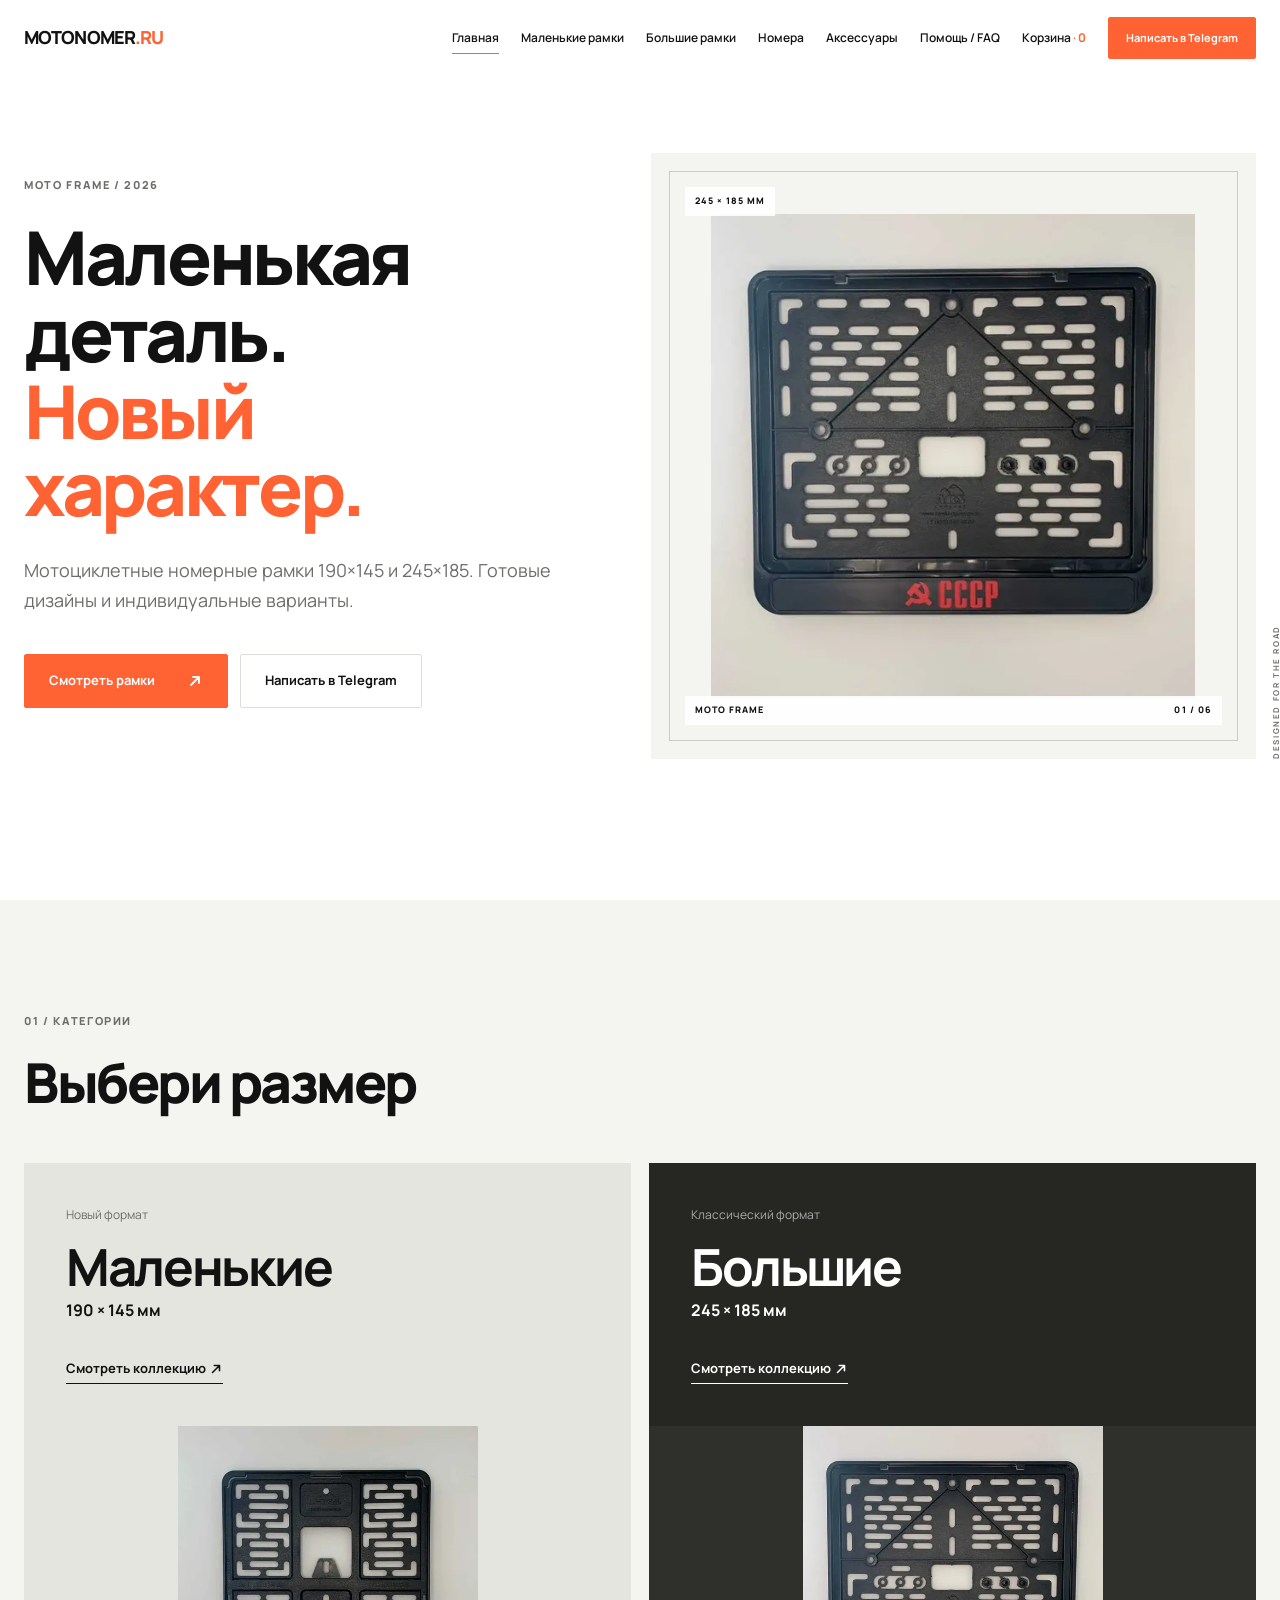
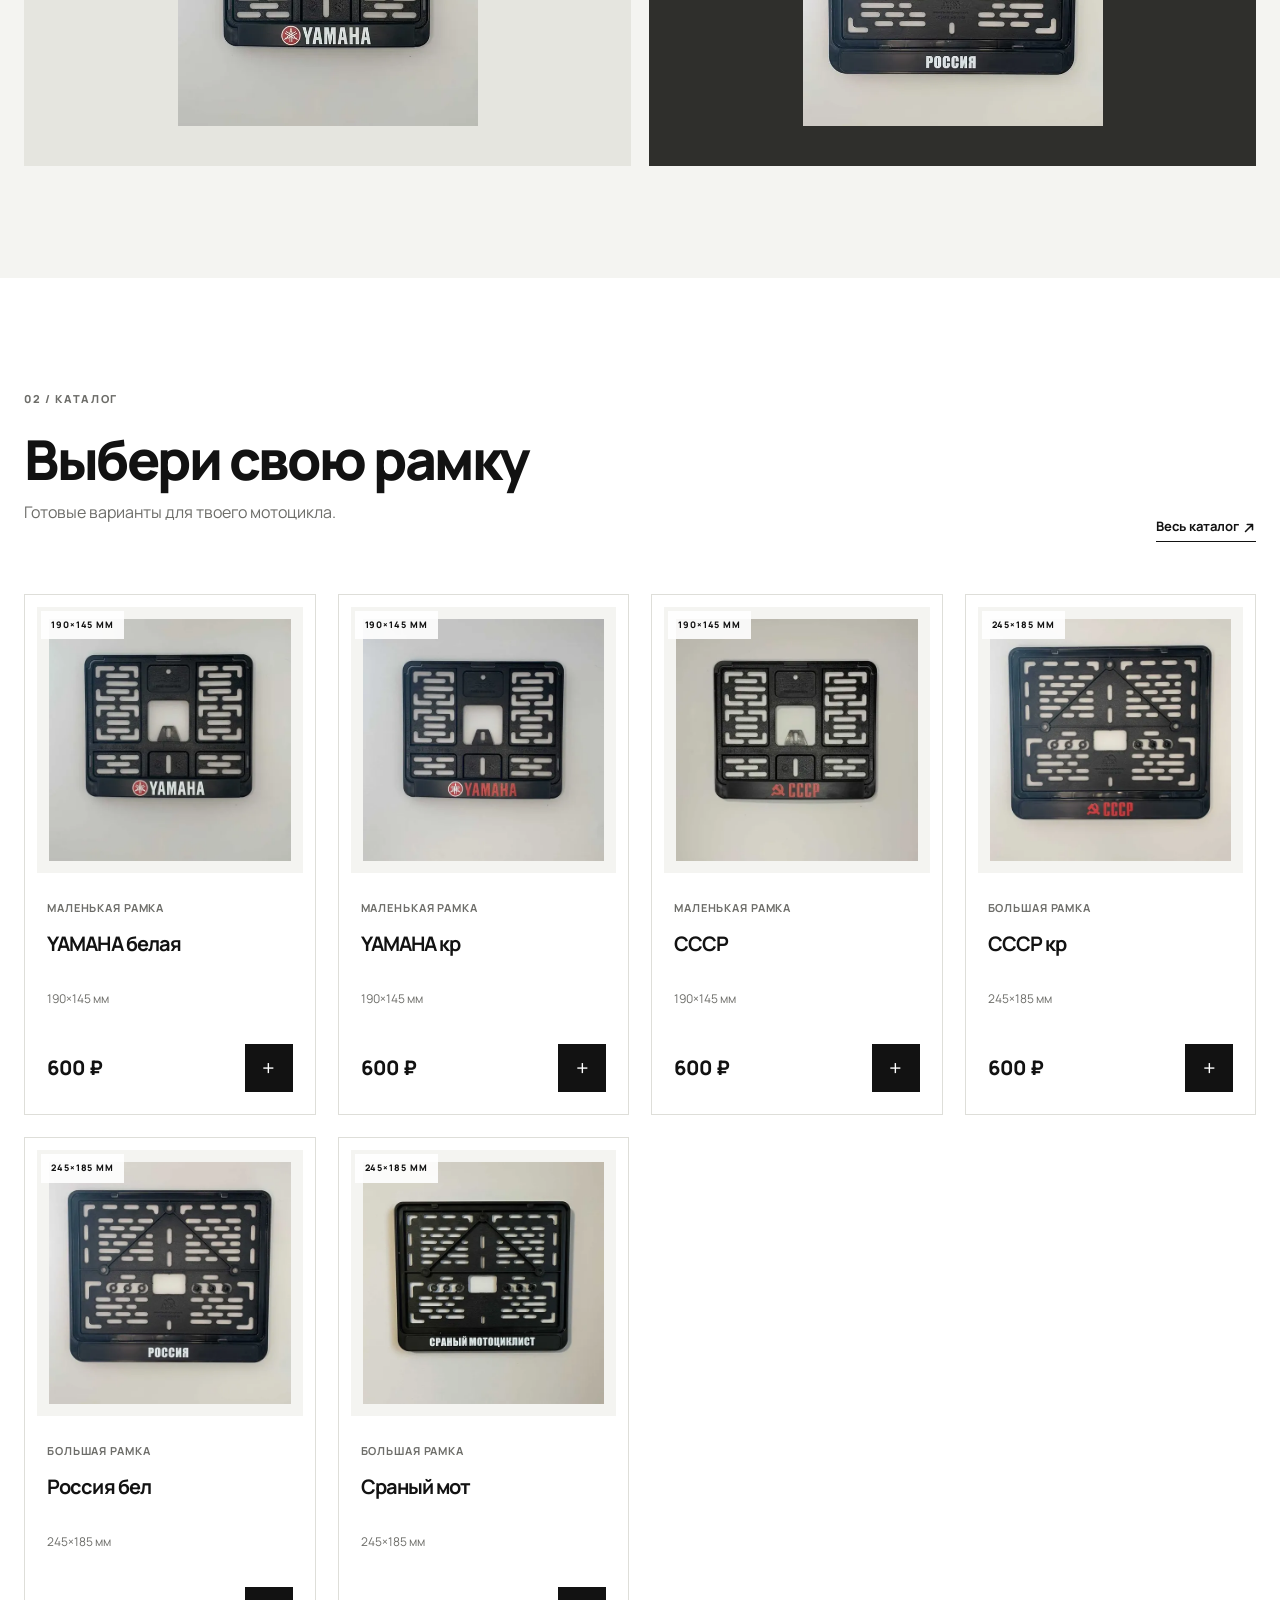
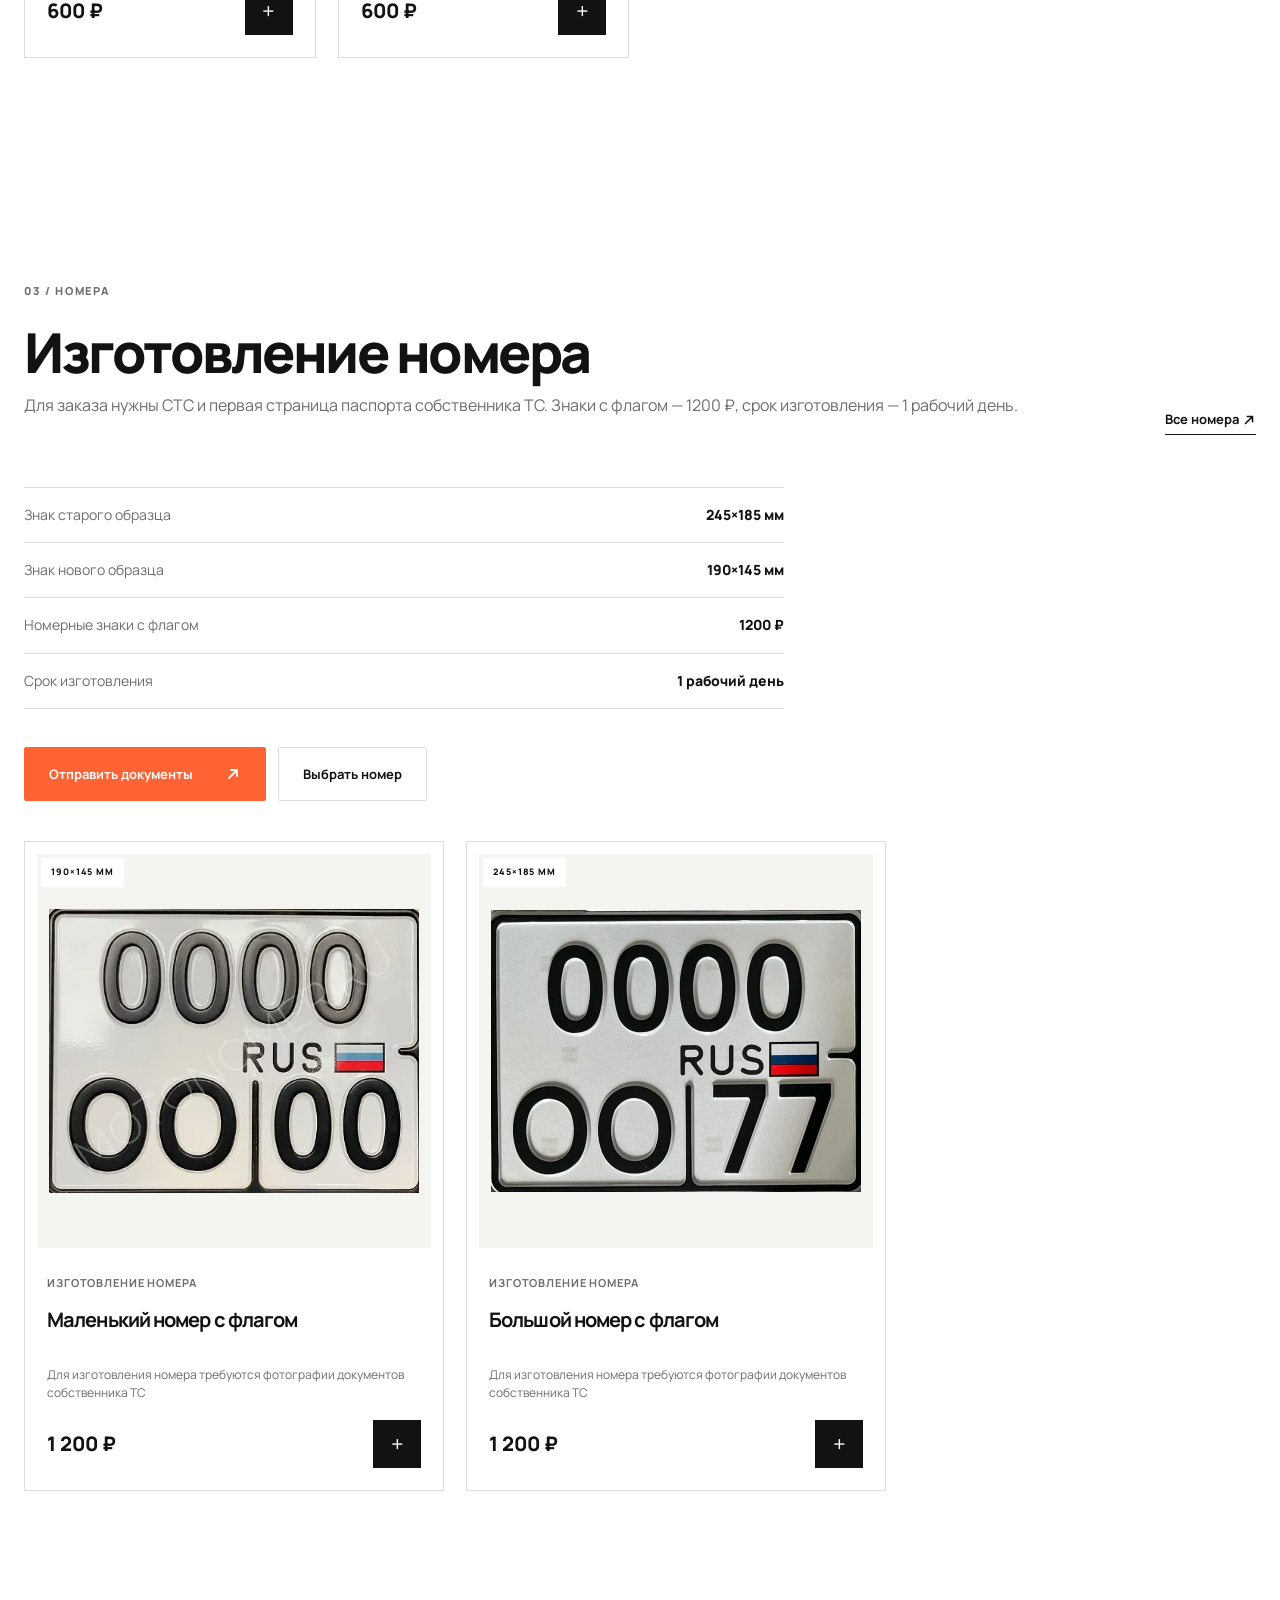
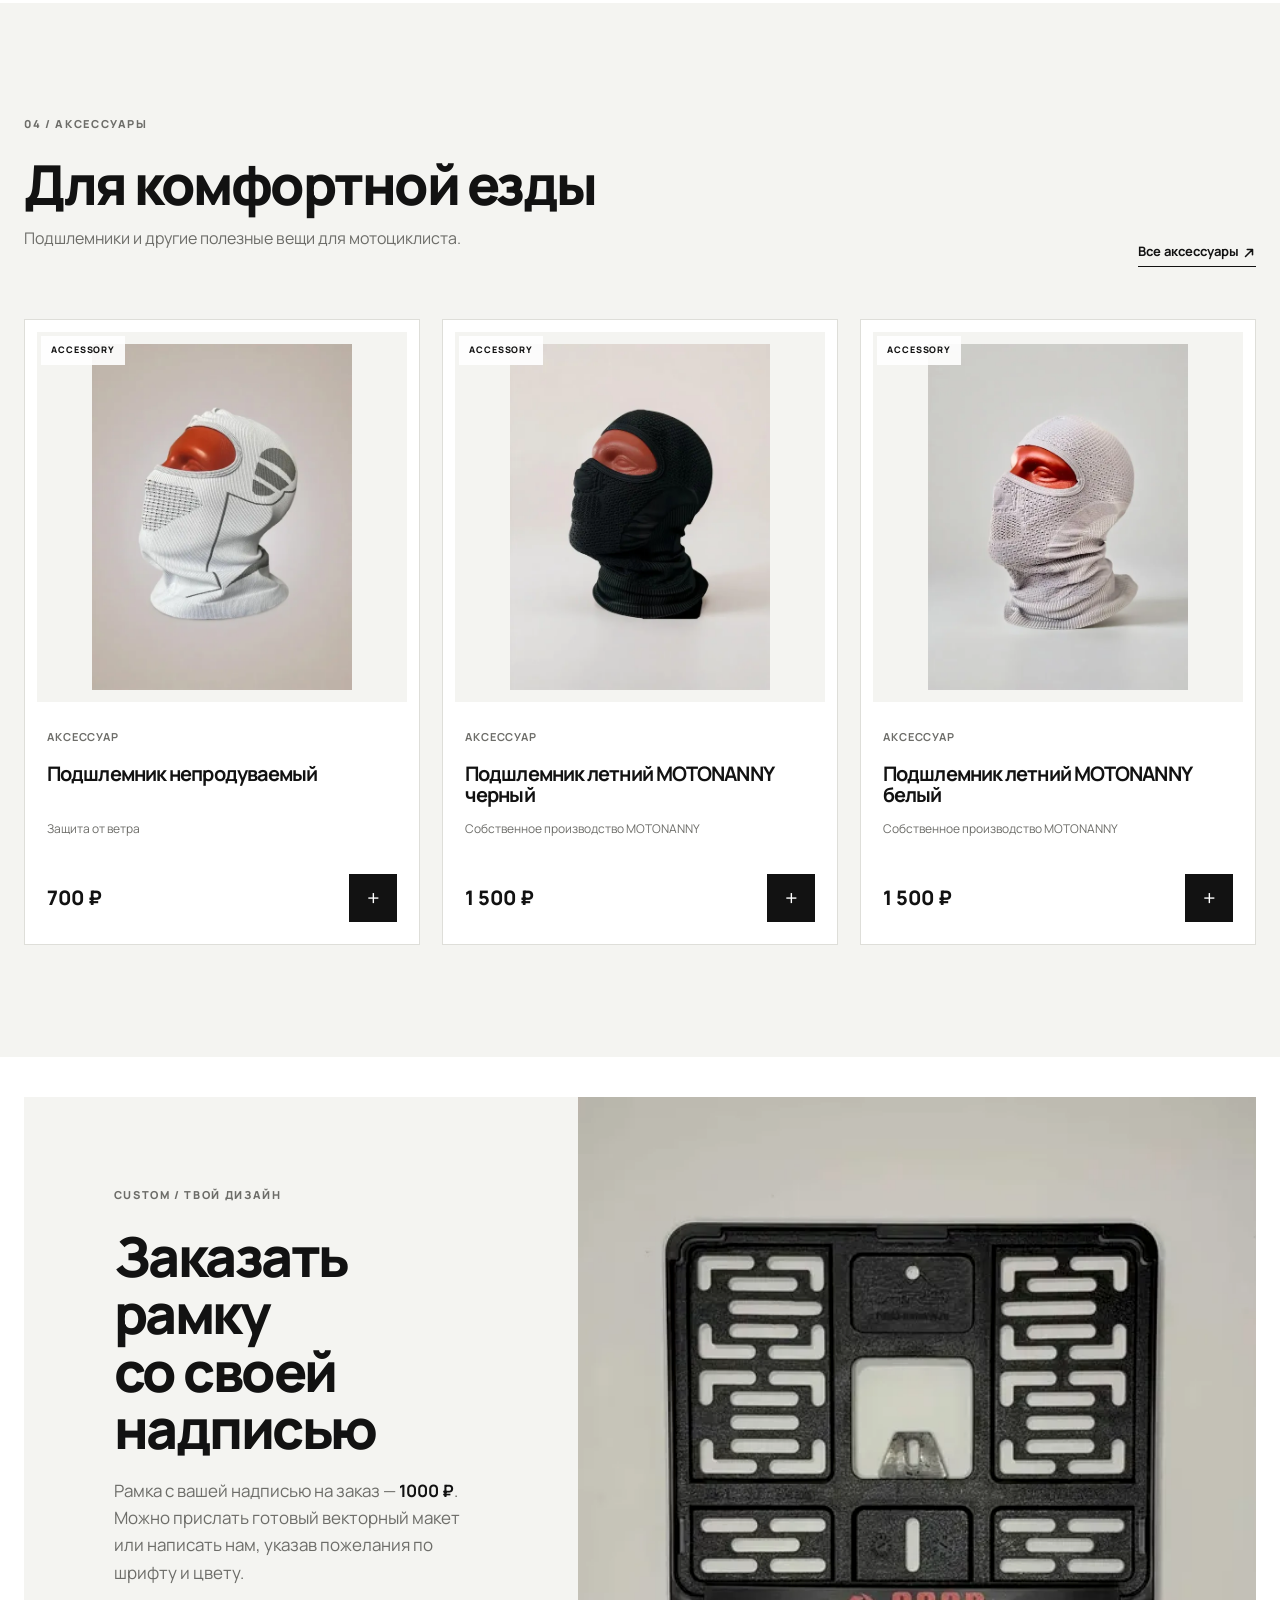
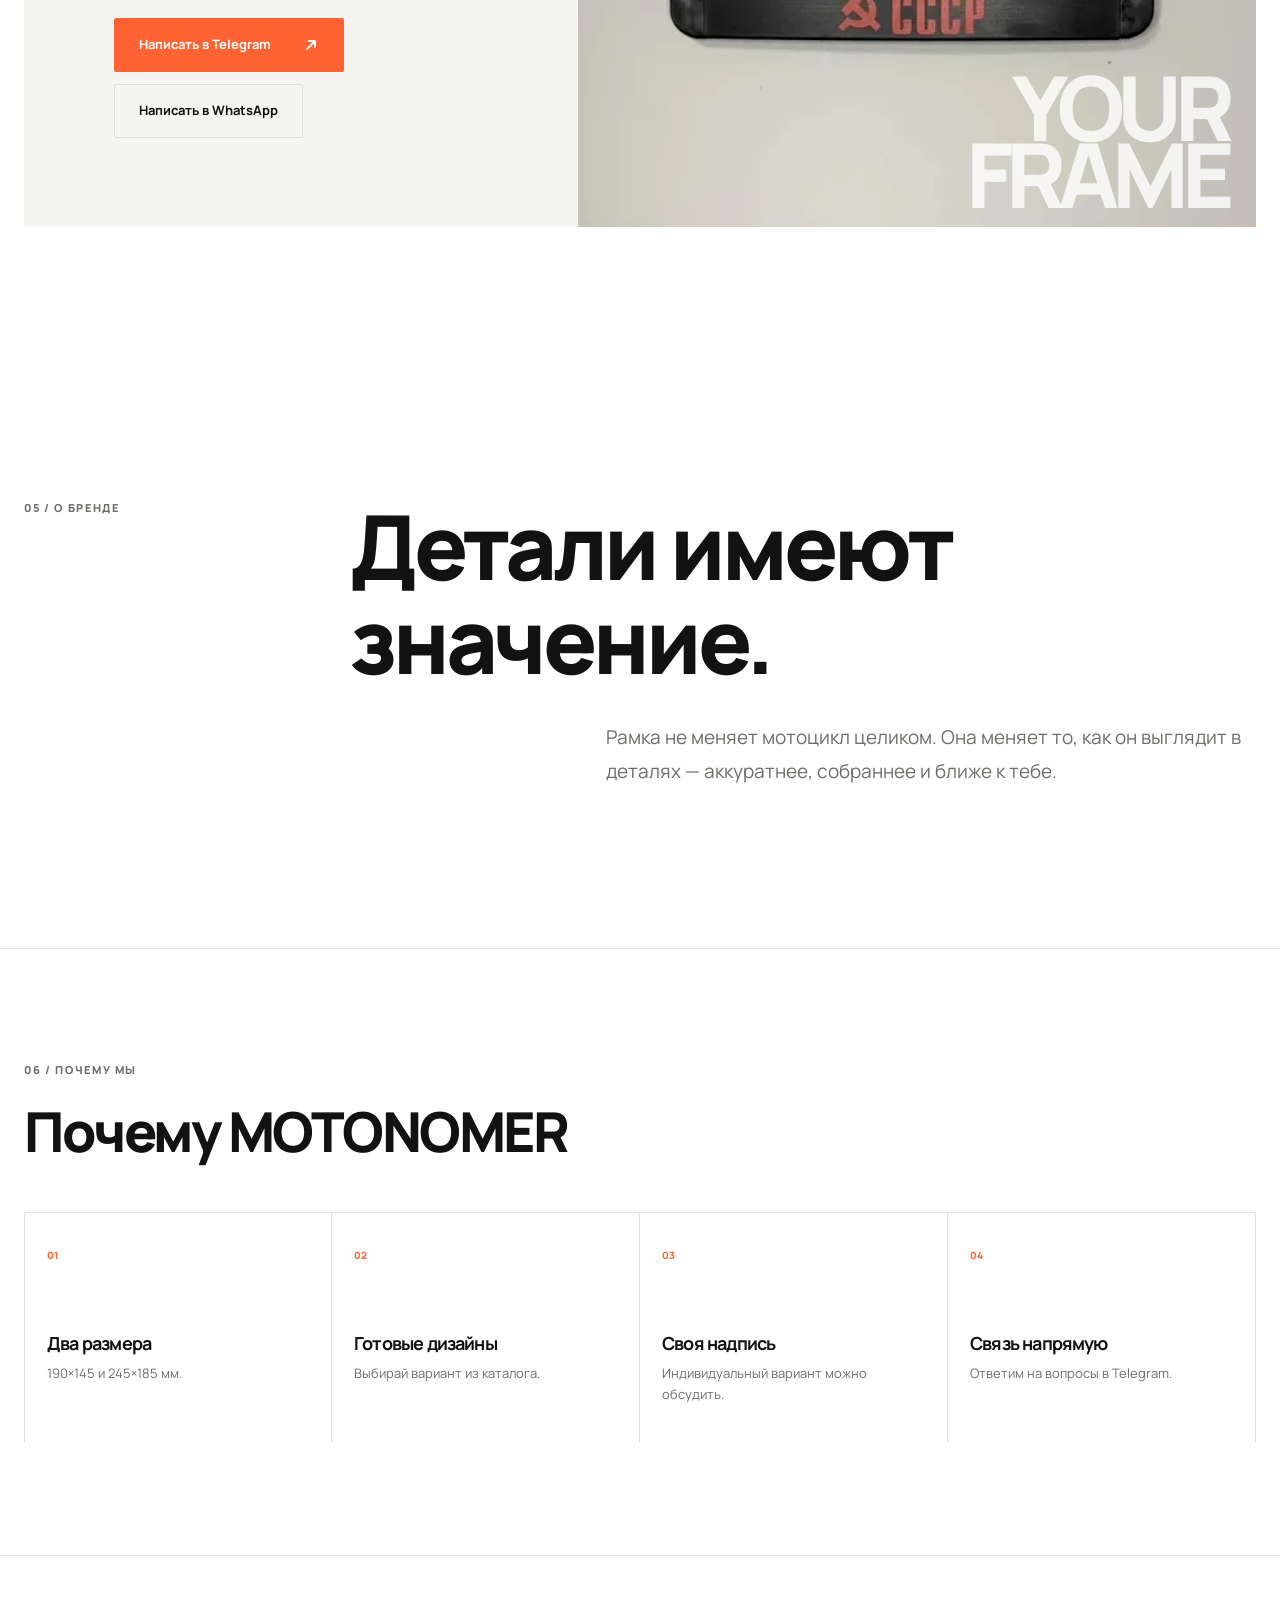
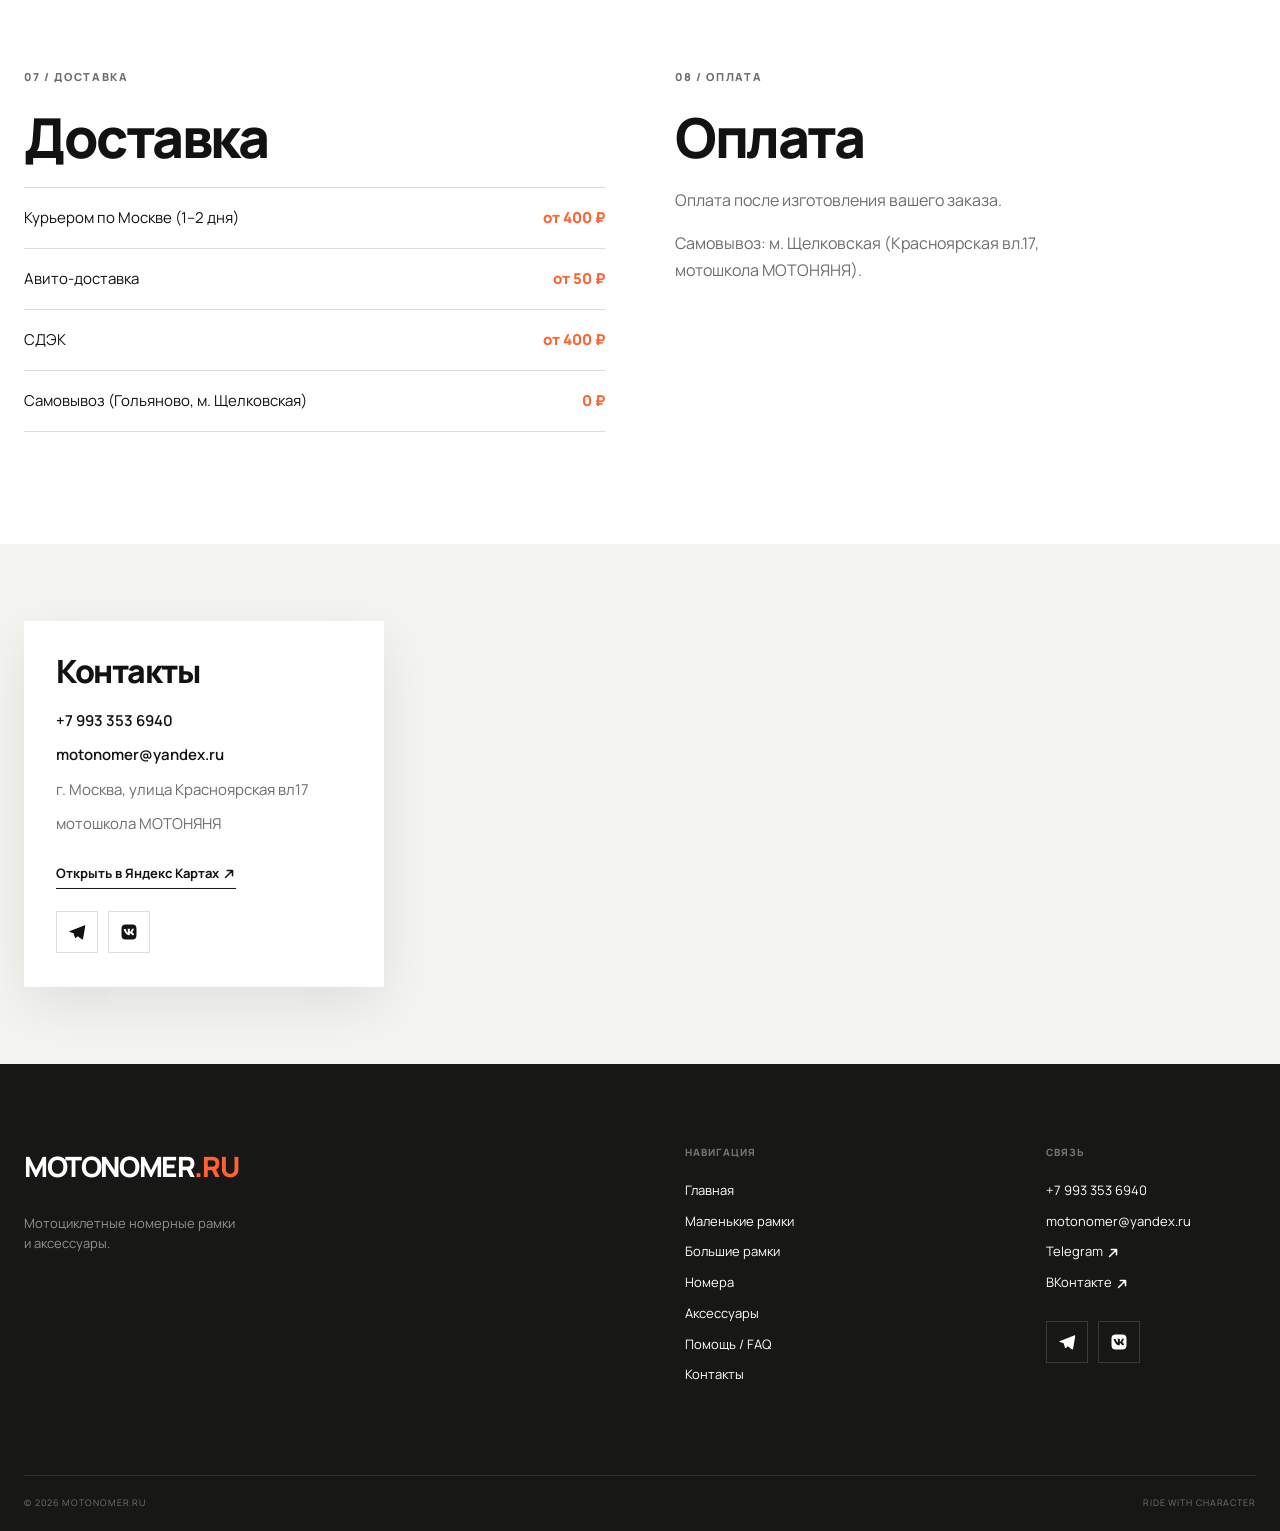
<file: index.html>
<!doctype html>
<html lang="ru">
<head>
  <meta charset="UTF-8">
  <meta name="viewport" content="width=device-width, initial-scale=1.0">
  <meta name="description" content="Мотоциклетные номерные рамки 190×145 и 245×185. Готовые дизайны и индивидуальные варианты.">
  <title>MOTONOMER — мотоциклетные номерные рамки</title>
  <link rel="icon" href="favicon.svg" type="image/svg+xml">
  <link rel="icon" href="favicon-32.png" sizes="32x32" type="image/png">
  <link rel="icon" href="favicon-16.png" sizes="16x16" type="image/png">
  <link rel="apple-touch-icon" href="apple-touch-icon.png">
  <link rel="preconnect" href="https://fonts.googleapis.com">
  <link rel="preconnect" href="https://fonts.gstatic.com" crossorigin>
  <link href="https://fonts.googleapis.com/css2?family=Manrope:wght@400;500;600;700;800&display=swap" rel="stylesheet">
  <link rel="stylesheet" href="css/style.css">
  <script src="js/products.js" defer></script>
  <script src="js/main.js" defer></script>
  <script src="js/cart.js" defer></script>
</head>
<body data-page="home">
  <header class="site-header">
    <div class="container header-inner">
      <a class="logo" href="index.html" aria-label="MOTONOMER, на главную">MOTONOMER<span>.RU</span></a>
      <button class="menu-toggle" type="button" aria-label="Открыть меню" aria-expanded="false">
        <span></span><span></span>
      </button>
      <nav class="main-nav" aria-label="Основная навигация">
        <a class="active" href="index.html">Главная</a>
        <a href="small.html">Маленькие рамки</a>
        <a href="large.html">Большие рамки</a>
        <a href="plates.html">Номера</a>
        <a href="accessories.html">Аксессуары</a>
        <a href="faq.html">Помощь / FAQ</a>
        <a class="cart-link" href="cart.html">Корзина <span>· <b data-cart-count>0</b></span></a>
        <a class="button button-small button-accent" href="#" data-telegram>Написать в Telegram</a>
      </nav>
    </div>
  </header>

  <main>
    <section class="hero section">
      <div class="container hero-grid">
        <div class="hero-copy reveal">
          <p class="eyebrow">MOTO FRAME / 2026</p>
          <h1>Маленькая деталь.<br><span>Новый характер.</span></h1>
          <p class="hero-lead">Мотоциклетные номерные рамки 190×145 и 245×185. Готовые дизайны и индивидуальные варианты.</p>
          <div class="button-row">
            <a class="button button-accent" href="#catalog">Смотреть рамки <svg class="icon-arrow" viewBox="0 0 16 16" aria-hidden="true"><path d="M4 12 12 4M6 4h6v6"/></svg></a>
            <a class="button button-ghost" href="#" data-telegram>Написать в Telegram</a>
          </div>
        </div>
        <div class="hero-visual reveal">
          <div class="hero-image-wrap">
            <img src="images/catalog/large-004.webp" alt="Большая мотоциклетная номерная рамка СССР" width="900" height="900">
            <div class="hero-spec spec-top">245 × 185 MM</div>
            <div class="hero-spec spec-bottom"><span>MOTO FRAME</span><span>01 / 06</span></div>
          </div>
          <p class="vertical-note">DESIGNED FOR THE ROAD</p>
        </div>
      </div>
    </section>

    <section class="section categories">
      <div class="container">
        <div class="section-heading reveal">
          <p class="eyebrow">01 / КАТЕГОРИИ</p>
          <h2>Выбери размер</h2>
        </div>
        <div class="category-grid">
          <a class="category-card reveal" href="small.html">
            <div class="category-content">
              <p>Новый формат</p>
              <h3>Маленькие</h3>
              <strong>190 × 145 мм</strong>
              <span class="text-link">Смотреть коллекцию <svg class="icon-arrow" viewBox="0 0 16 16" aria-hidden="true"><path d="M4 12 12 4M6 4h6v6"/></svg></span>
            </div>
            <div class="category-image">
              <img src="images/catalog/small-001.webp" alt="Маленькая рамка Yamaha 190×145" width="900" height="900">
            </div>
          </a>
          <a class="category-card category-card-dark reveal" href="large.html">
            <div class="category-content">
              <p>Классический формат</p>
              <h3>Большие</h3>
              <strong>245 × 185 мм</strong>
              <span class="text-link">Смотреть коллекцию <svg class="icon-arrow" viewBox="0 0 16 16" aria-hidden="true"><path d="M4 12 12 4M6 4h6v6"/></svg></span>
            </div>
            <div class="category-image">
              <img src="images/catalog/large-005.webp" alt="Большая рамка Россия 245×185" width="900" height="900">
            </div>
          </a>
        </div>
      </div>
    </section>

    <section class="section products-section" id="catalog">
      <div class="container">
        <div class="section-heading section-heading-row reveal">
          <div>
            <p class="eyebrow">02 / КАТАЛОГ</p>
            <h2>Выбери свою рамку</h2>
            <p>Готовые варианты для твоего мотоцикла.</p>
          </div>
          <a class="text-link desktop-link" href="small.html">Весь каталог <svg class="icon-arrow" viewBox="0 0 16 16" aria-hidden="true"><path d="M4 12 12 4M6 4h6v6"/></svg></a>
        </div>
        <div class="product-grid" data-products="featured"></div>
      </div>
    </section>

    <section class="section plates-section" id="plates">
      <div class="container">
        <div class="section-heading section-heading-row reveal">
          <div>
            <p class="eyebrow">03 / НОМЕРА</p>
            <h2>Изготовление номера</h2>
            <p>Для заказа нужны СТС и первая страница паспорта собственника ТС. Знаки с флагом — 1200 ₽, срок изготовления — 1 рабочий день.</p>
          </div>
          <a class="text-link desktop-link" href="plates.html">Все номера <svg class="icon-arrow" viewBox="0 0 16 16" aria-hidden="true"><path d="M4 12 12 4M6 4h6v6"/></svg></a>
        </div>
        <ul class="info-list plates-info reveal">
          <li><span>Знак старого образца</span><strong>245×185 мм</strong></li>
          <li><span>Знак нового образца</span><strong>190×145 мм</strong></li>
          <li><span>Номерные знаки с флагом</span><strong>1200 ₽</strong></li>
          <li><span>Срок изготовления</span><strong>1 рабочий день</strong></li>
        </ul>
        <div class="button-row plates-actions reveal">
          <a class="button button-accent" href="#" data-telegram>Отправить документы <svg class="icon-arrow" viewBox="0 0 16 16" aria-hidden="true"><path d="M4 12 12 4M6 4h6v6"/></svg></a>
          <a class="button button-ghost" href="plates.html">Выбрать номер</a>
        </div>
        <div class="product-grid plates-grid" data-products="plates"></div>
      </div>
    </section>

    <section class="section accessories-section" id="accessories">
      <div class="container">
        <div class="section-heading section-heading-row reveal">
          <div>
            <p class="eyebrow">04 / АКСЕССУАРЫ</p>
            <h2>Для комфортной езды</h2>
            <p>Подшлемники и другие полезные вещи для мотоциклиста.</p>
          </div>
          <a class="text-link desktop-link" href="accessories.html">Все аксессуары <svg class="icon-arrow" viewBox="0 0 16 16" aria-hidden="true"><path d="M4 12 12 4M6 4h6v6"/></svg></a>
        </div>
        <div class="product-grid" data-products="accessories"></div>
      </div>
    </section>

    <section class="section custom-section">
      <div class="container">
        <div class="custom-panel reveal">
          <div class="custom-copy">
            <p class="eyebrow">CUSTOM / ТВОЙ ДИЗАЙН</p>
            <h2>Заказать рамку<br>со своей надписью</h2>
            <p>Рамка с вашей надписью на заказ — <strong>1000 ₽</strong>. Можно прислать готовый векторный макет или написать нам, указав пожелания по шрифту и цвету.</p>
            <div class="button-row">
              <a class="button button-accent" href="#" data-telegram>Написать в Telegram <svg class="icon-arrow" viewBox="0 0 16 16" aria-hidden="true"><path d="M4 12 12 4M6 4h6v6"/></svg></a>
              <a class="button button-ghost" href="#" data-whatsapp>Написать в WhatsApp</a>
            </div>
          </div>
          <div class="custom-image">
            <img src="images/catalog/small-003.webp" alt="Мотоциклетная рамка с индивидуальной надписью" width="900" height="900">
            <span>YOUR<br>FRAME</span>
          </div>
        </div>
      </div>
    </section>

    <section class="section editorial-section">
      <div class="container editorial-grid reveal">
        <p class="eyebrow">05 / О БРЕНДЕ</p>
        <div>
          <h2>Детали имеют<br>значение.</h2>
          <p>Рамка не меняет мотоцикл целиком. Она меняет то, как он выглядит в деталях — аккуратнее, собраннее и ближе к тебе.</p>
        </div>
      </div>
    </section>

    <section class="section benefits">
      <div class="container">
        <div class="section-heading reveal">
          <p class="eyebrow">06 / ПОЧЕМУ МЫ</p>
          <h2>Почему MOTONOMER</h2>
        </div>
        <div class="benefit-grid">
          <article class="benefit reveal"><span>01</span><h3>Два размера</h3><p>190×145 и 245×185 мм.</p></article>
          <article class="benefit reveal"><span>02</span><h3>Готовые дизайны</h3><p>Выбирай вариант из каталога.</p></article>
          <article class="benefit reveal"><span>03</span><h3>Своя надпись</h3><p>Индивидуальный вариант можно обсудить.</p></article>
          <article class="benefit reveal"><span>04</span><h3>Связь напрямую</h3><p>Ответим на вопросы в Telegram.</p></article>
        </div>
      </div>
    </section>

    <section class="section service-section" id="delivery">
      <div class="container">
        <div class="service-grid reveal">
          <div>
            <p class="eyebrow">07 / ДОСТАВКА</p>
            <h2>Доставка</h2>
            <ul class="price-list">
              <li><span>Курьером по Москве (1–2 дня)</span><strong>от 400 ₽</strong></li>
              <li><span>Авито-доставка</span><strong>от 50 ₽</strong></li>
              <li><span>СДЭК</span><strong>от 400 ₽</strong></li>
              <li><span>Самовывоз (Гольяново, м. Щелковская)</span><strong>0 ₽</strong></li>
            </ul>
          </div>
          <div>
            <p class="eyebrow">08 / ОПЛАТА</p>
            <h2>Оплата</h2>
            <p class="service-text">Оплата после изготовления вашего заказа.</p>
            <p class="service-text">Самовывоз: м. Щелковская (Красноярская вл.17, мотошкола МОТОНЯНЯ).</p>
          </div>
        </div>
      </div>
    </section>

    <section class="contacts-section" id="contacts">
      <div class="contacts-map-wrap reveal">
        <iframe
          title="MOTONOMER на Яндекс Картах"
          src="https://yandex.ru/map-widget/v1/?ll=37.829273%2C55.827394&z=16&pt=37.829273%2C55.827394%2Cpm2rdm&lang=ru_RU"
          width="100%"
          height="100%"
          allowfullscreen
          loading="lazy"
          referrerpolicy="no-referrer-when-downgrade"
        ></iframe>
        <div class="contacts-card">
          <h2>Контакты</h2>
          <ul class="contacts-list">
            <li><a href="tel:+79933536940">+7 993 353 6940</a></li>
            <li><a href="mailto:motonomer@yandex.ru">motonomer@yandex.ru</a></li>
            <li>г. Москва, улица Красноярская вл17</li>
            <li>мотошкола МОТОНЯНЯ</li>
          </ul>
          <a class="text-link contacts-map-link" href="https://yandex.ru/maps/?pt=37.829273,55.827394&z=16&l=map" target="_blank" rel="noopener noreferrer">Открыть в Яндекс Картах <svg class="icon-arrow" viewBox="0 0 16 16" aria-hidden="true"><path d="M4 12 12 4M6 4h6v6"/></svg></a>
          <div class="social-links">
            <a class="social-link" href="#" data-telegram aria-label="Telegram">
              <svg viewBox="0 0 24 24" aria-hidden="true"><path d="M21.5 3.3 2.8 10.6c-1.3.5-1.3 1.2-.2 1.5l4.8 1.5 1.9 5.8c.2.7.4 1 1.1.6l2.7-2.2 5.2 3.8c1 .6 1.7.3 1.9-.9L22.9 4.6c.3-1.3-.5-1.8-1.4-1.3Z"/></svg>
            </a>
            <a class="social-link" href="#" data-vk aria-label="ВКонтакте">
              <svg viewBox="0 0 24 24" aria-hidden="true"><path d="M15.07 2H8.93C3.33 2 2 3.33 2 8.93v6.14C2 20.67 3.33 22 8.93 22h6.14C20.67 22 22 20.67 22 15.07V8.93C22 3.33 20.67 2 15.07 2zm3.08 14.27h-1.48c-.56 0-.73-.44-1.74-1.47-.87-.86-1.25-.97-1.47-.97-.3 0-.39.09-.39.51v1.34c0 .36-.12.58-1.07.58-1.58 0-3.33-.96-4.56-2.74-1.85-2.61-2.36-4.57-2.36-4.97 0-.22.09-.42.51-.42h1.48c.38 0 .53.18.68.59.74 2.14 1.98 4.02 2.49 4.02.19 0 .28-.09.28-.56V9.54c-.06-.98-.57-1.06-.57-1.41 0-.18.15-.36.39-.36h2.32c.32 0 .43.18.43.56v3.04c0 .32.14.43.23.43.19 0 .35-.11.7-.46 1.09-1.22 1.86-3.11 1.86-3.11.1-.22.28-.42.66-.42h1.48c.44 0 .54.23.44.56-.18.86-1.96 3.35-1.96 3.35-.16.25-.21.37 0 .65.15.21.64.63 1 .99.64.66 1.13 1.21 1.26 1.59.14.38-.07.58-.5.58z"/></svg>
            </a>
          </div>
        </div>
      </div>
    </section>
  </main>

  <footer class="site-footer">
    <div class="container footer-top">
      <div><a class="logo logo-light" href="index.html">MOTONOMER<span>.RU</span></a><p>Мотоциклетные номерные рамки<br>и аксессуары.</p></div>
      <nav aria-label="Навигация в подвале"><p>Навигация</p><a href="index.html">Главная</a><a href="small.html">Маленькие рамки</a><a href="large.html">Большие рамки</a><a href="plates.html">Номера</a><a href="accessories.html">Аксессуары</a><a href="faq.html">Помощь / FAQ</a><a href="index.html#contacts">Контакты</a></nav>
      <div class="footer-contact">
        <p>Связь</p>
        <a href="tel:+79933536940">+7 993 353 6940</a>
        <a href="mailto:motonomer@yandex.ru">motonomer@yandex.ru</a>
        <a href="#" data-telegram>Telegram <svg class="icon-arrow" viewBox="0 0 16 16" aria-hidden="true"><path d="M4 12 12 4M6 4h6v6"/></svg></a>
        <a href="#" data-vk>ВКонтакте <svg class="icon-arrow" viewBox="0 0 16 16" aria-hidden="true"><path d="M4 12 12 4M6 4h6v6"/></svg></a>
        <div class="social-links">
          <a class="social-link" href="#" data-telegram aria-label="Telegram">
            <svg viewBox="0 0 24 24" aria-hidden="true"><path d="M21.5 3.3 2.8 10.6c-1.3.5-1.3 1.2-.2 1.5l4.8 1.5 1.9 5.8c.2.7.4 1 1.1.6l2.7-2.2 5.2 3.8c1 .6 1.7.3 1.9-.9L22.9 4.6c.3-1.3-.5-1.8-1.4-1.3Z"/></svg>
          </a>
          <a class="social-link" href="#" data-vk aria-label="ВКонтакте">
            <svg viewBox="0 0 24 24" aria-hidden="true"><path d="M15.07 2H8.93C3.33 2 2 3.33 2 8.93v6.14C2 20.67 3.33 22 8.93 22h6.14C20.67 22 22 20.67 22 15.07V8.93C22 3.33 20.67 2 15.07 2zm3.08 14.27h-1.48c-.56 0-.73-.44-1.74-1.47-.87-.86-1.25-.97-1.47-.97-.3 0-.39.09-.39.51v1.34c0 .36-.12.58-1.07.58-1.58 0-3.33-.96-4.56-2.74-1.85-2.61-2.36-4.57-2.36-4.97 0-.22.09-.42.51-.42h1.48c.38 0 .53.18.68.59.74 2.14 1.98 4.02 2.49 4.02.19 0 .28-.09.28-.56V9.54c-.06-.98-.57-1.06-.57-1.41 0-.18.15-.36.39-.36h2.32c.32 0 .43.18.43.56v3.04c0 .32.14.43.23.43.19 0 .35-.11.7-.46 1.09-1.22 1.86-3.11 1.86-3.11.1-.22.28-.42.66-.42h1.48c.44 0 .54.23.44.56-.18.86-1.96 3.35-1.96 3.35-.16.25-.21.37 0 .65.15.21.64.63 1 .99.64.66 1.13 1.21 1.26 1.59.14.38-.07.58-.5.58z"/></svg>
          </a>
        </div>
      </div>
    </div>
    <div class="container footer-bottom"><span>© 2026 MOTONOMER.RU</span><span>RIDE WITH CHARACTER</span></div>
  </footer>
  <div class="toast" role="status" aria-live="polite">Рамка добавлена в корзину</div>
</body>
</html>
</file>
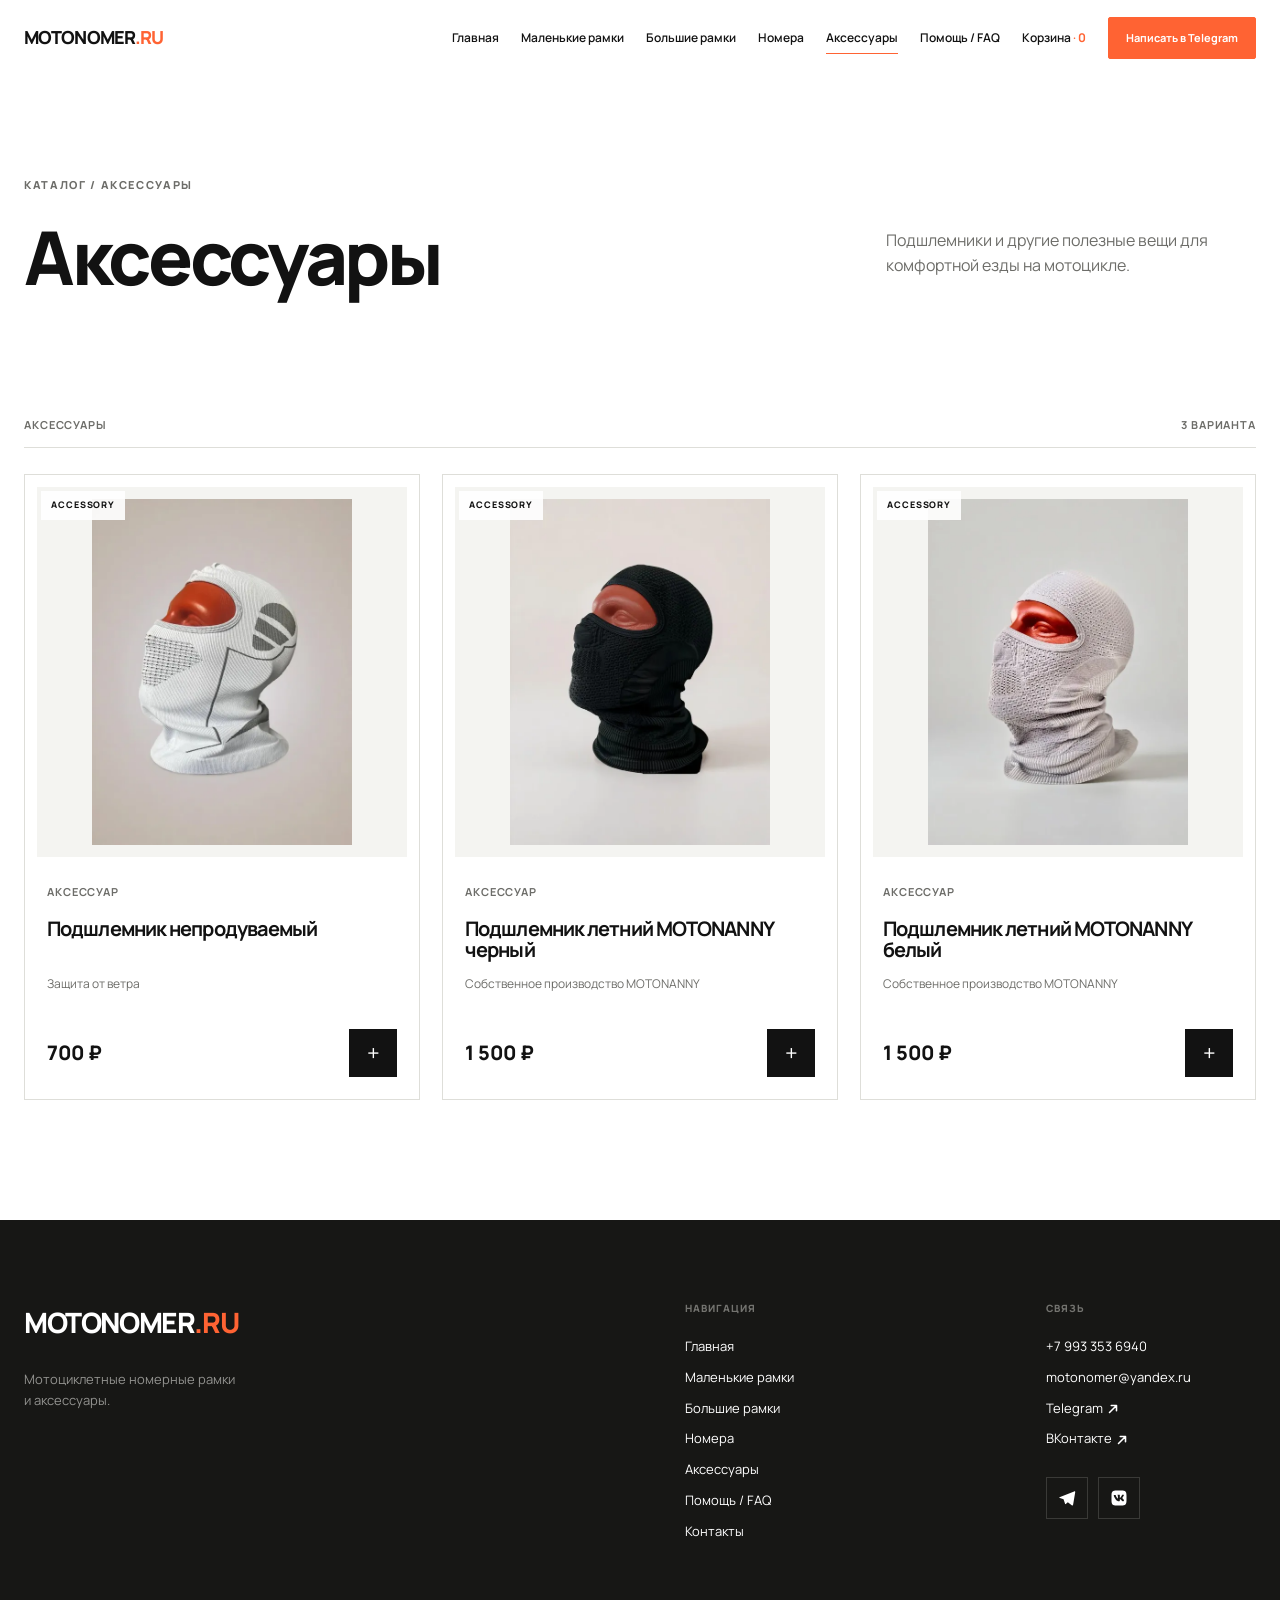
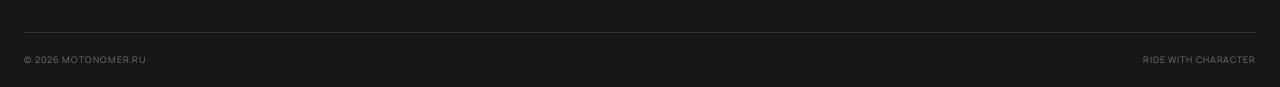
<file: accessories.html>
<!doctype html>
<html lang="ru">
<head>
  <meta charset="UTF-8">
  <meta name="viewport" content="width=device-width, initial-scale=1.0">
  <meta name="description" content="Мотоаксессуары MOTONOMER: подшлемники и другие товары для мотоциклиста.">
  <title>Аксессуары для мотоциклиста — MOTONOMER</title>
  <link rel="icon" href="favicon.svg" type="image/svg+xml">
  <link rel="icon" href="favicon-32.png" sizes="32x32" type="image/png">
  <link rel="icon" href="favicon-16.png" sizes="16x16" type="image/png">
  <link rel="apple-touch-icon" href="apple-touch-icon.png">
  <link rel="preconnect" href="https://fonts.googleapis.com">
  <link rel="preconnect" href="https://fonts.gstatic.com" crossorigin>
  <link href="https://fonts.googleapis.com/css2?family=Manrope:wght@400;500;600;700;800&display=swap" rel="stylesheet">
  <link rel="stylesheet" href="css/style.css">
  <script src="js/products.js" defer></script><script src="js/main.js" defer></script><script src="js/cart.js" defer></script>
</head>
<body data-page="accessories">
  <header class="site-header">
    <div class="container header-inner">
      <a class="logo" href="index.html">MOTONOMER<span>.RU</span></a>
      <button class="menu-toggle" type="button" aria-label="Открыть меню" aria-expanded="false"><span></span><span></span></button>
      <nav class="main-nav" aria-label="Основная навигация">
        <a href="index.html">Главная</a><a href="small.html">Маленькие рамки</a><a href="large.html">Большие рамки</a><a href="plates.html">Номера</a><a class="active" href="accessories.html">Аксессуары</a><a href="faq.html">Помощь / FAQ</a>
        <a class="cart-link" href="cart.html">Корзина <span>· <b data-cart-count>0</b></span></a>
        <a class="button button-small button-accent" href="#" data-telegram>Написать в Telegram</a>
      </nav>
    </div>
  </header>
  <main>
    <section class="page-hero">
      <div class="container page-hero-inner reveal">
        <div><p class="eyebrow">КАТАЛОГ / АКСЕССУАРЫ</p><h1>Аксессуары</h1></div>
        <p class="page-hero-text">Подшлемники и другие полезные вещи для комфортной езды на мотоцикле.</p>
      </div>
    </section>
    <section class="catalog-section">
      <div class="container">
        <div class="catalog-toolbar"><span>Аксессуары</span><span>3 варианта</span></div>
        <div class="product-grid" data-products="accessories"></div>
      </div>
    </section>
  </main>
  <footer class="site-footer">
    <div class="container footer-top">
      <div><a class="logo logo-light" href="index.html">MOTONOMER<span>.RU</span></a><p>Мотоциклетные номерные рамки<br>и аксессуары.</p></div>
      <nav aria-label="Навигация в подвале"><p>Навигация</p><a href="index.html">Главная</a><a href="small.html">Маленькие рамки</a><a href="large.html">Большие рамки</a><a href="plates.html">Номера</a><a href="accessories.html">Аксессуары</a><a href="faq.html">Помощь / FAQ</a><a href="index.html#contacts">Контакты</a></nav>
      <div class="footer-contact">
        <p>Связь</p>
        <a href="tel:+79933536940">+7 993 353 6940</a>
        <a href="mailto:motonomer@yandex.ru">motonomer@yandex.ru</a>
        <a href="#" data-telegram>Telegram <svg class="icon-arrow" viewBox="0 0 16 16" aria-hidden="true"><path d="M4 12 12 4M6 4h6v6"/></svg></a>
        <a href="#" data-vk>ВКонтакте <svg class="icon-arrow" viewBox="0 0 16 16" aria-hidden="true"><path d="M4 12 12 4M6 4h6v6"/></svg></a>
        <div class="social-links">
          <a class="social-link" href="#" data-telegram aria-label="Telegram">
            <svg viewBox="0 0 24 24" aria-hidden="true"><path d="M21.5 3.3 2.8 10.6c-1.3.5-1.3 1.2-.2 1.5l4.8 1.5 1.9 5.8c.2.7.4 1 1.1.6l2.7-2.2 5.2 3.8c1 .6 1.7.3 1.9-.9L22.9 4.6c.3-1.3-.5-1.8-1.4-1.3Z"/></svg>
          </a>
          <a class="social-link" href="#" data-vk aria-label="ВКонтакте">
            <svg viewBox="0 0 24 24" aria-hidden="true"><path d="M15.07 2H8.93C3.33 2 2 3.33 2 8.93v6.14C2 20.67 3.33 22 8.93 22h6.14C20.67 22 22 20.67 22 15.07V8.93C22 3.33 20.67 2 15.07 2zm3.08 14.27h-1.48c-.56 0-.73-.44-1.74-1.47-.87-.86-1.25-.97-1.47-.97-.3 0-.39.09-.39.51v1.34c0 .36-.12.58-1.07.58-1.58 0-3.33-.96-4.56-2.74-1.85-2.61-2.36-4.57-2.36-4.97 0-.22.09-.42.51-.42h1.48c.38 0 .53.18.68.59.74 2.14 1.98 4.02 2.49 4.02.19 0 .28-.09.28-.56V9.54c-.06-.98-.57-1.06-.57-1.41 0-.18.15-.36.39-.36h2.32c.32 0 .43.18.43.56v3.04c0 .32.14.43.23.43.19 0 .35-.11.7-.46 1.09-1.22 1.86-3.11 1.86-3.11.1-.22.28-.42.66-.42h1.48c.44 0 .54.23.44.56-.18.86-1.96 3.35-1.96 3.35-.16.25-.21.37 0 .65.15.21.64.63 1 .99.64.66 1.13 1.21 1.26 1.59.14.38-.07.58-.5.58z"/></svg>
          </a>
        </div>
      </div>
    </div>
    <div class="container footer-bottom"><span>© 2026 MOTONOMER.RU</span><span>RIDE WITH CHARACTER</span></div>
  </footer>
  <div class="toast" role="status" aria-live="polite">Товар добавлен в корзину</div>
</body>
</html>
</file>
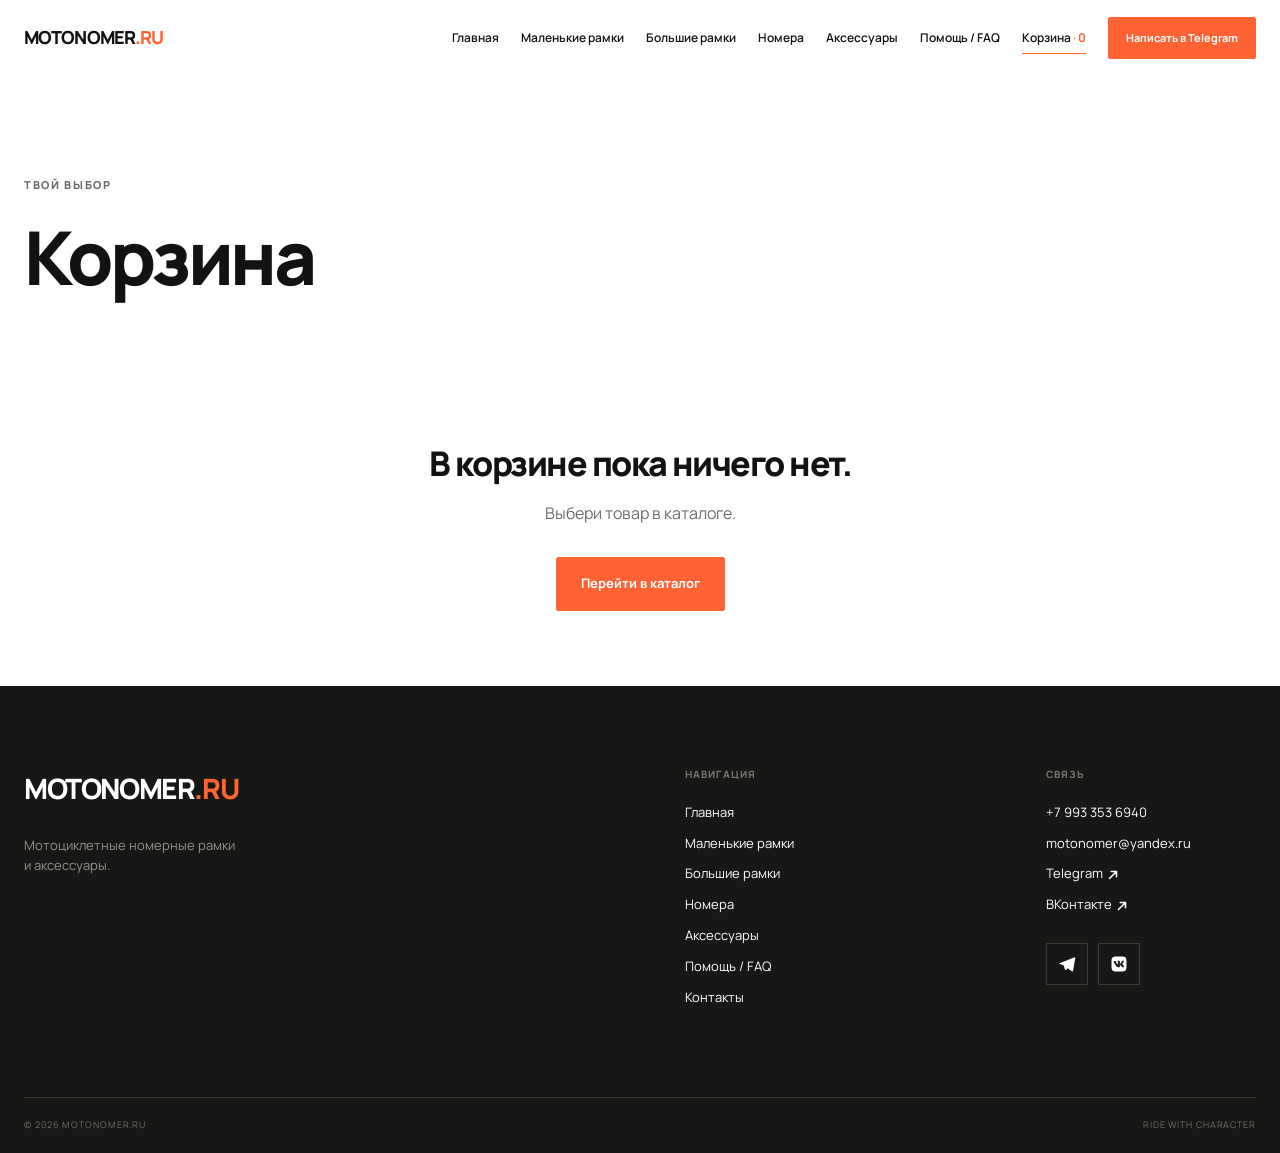
<file: cart.html>
<!doctype html>
<html lang="ru">
<head>
  <meta charset="UTF-8">
  <meta name="viewport" content="width=device-width, initial-scale=1.0">
  <meta name="description" content="Корзина интернет-магазина мотоциклетных рамок MOTONOMER.">
  <title>Корзина — MOTONOMER</title>
  <link rel="icon" href="favicon.svg" type="image/svg+xml">
  <link rel="icon" href="favicon-32.png" sizes="32x32" type="image/png">
  <link rel="icon" href="favicon-16.png" sizes="16x16" type="image/png">
  <link rel="apple-touch-icon" href="apple-touch-icon.png">
  <link rel="preconnect" href="https://fonts.googleapis.com">
  <link rel="preconnect" href="https://fonts.gstatic.com" crossorigin>
  <link href="https://fonts.googleapis.com/css2?family=Manrope:wght@400;500;600;700;800&display=swap" rel="stylesheet">
  <link rel="stylesheet" href="css/style.css">
  <script src="js/products.js" defer></script><script src="js/main.js" defer></script><script src="js/cart.js" defer></script>
</head>
<body data-page="cart">
  <header class="site-header">
    <div class="container header-inner">
      <a class="logo" href="index.html">MOTONOMER<span>.RU</span></a>
      <button class="menu-toggle" type="button" aria-label="Открыть меню" aria-expanded="false"><span></span><span></span></button>
      <nav class="main-nav" aria-label="Основная навигация">
        <a href="index.html">Главная</a><a href="small.html">Маленькие рамки</a><a href="large.html">Большие рамки</a><a href="plates.html">Номера</a><a href="accessories.html">Аксессуары</a><a href="faq.html">Помощь / FAQ</a>
        <a class="cart-link active" href="cart.html">Корзина <span>· <b data-cart-count>0</b></span></a>
        <a class="button button-small button-accent" href="#" data-telegram>Написать в Telegram</a>
      </nav>
    </div>
  </header>
  <main>
    <section class="page-hero">
      <div class="container reveal"><p class="eyebrow">ТВОЙ ВЫБОР</p><h1>Корзина</h1></div>
    </section>
    <section>
      <div class="container" data-cart-page></div>
    </section>
  </main>
  <footer class="site-footer">
    <div class="container footer-top">
      <div><a class="logo logo-light" href="index.html">MOTONOMER<span>.RU</span></a><p>Мотоциклетные номерные рамки<br>и аксессуары.</p></div>
      <nav aria-label="Навигация в подвале"><p>Навигация</p><a href="index.html">Главная</a><a href="small.html">Маленькие рамки</a><a href="large.html">Большие рамки</a><a href="plates.html">Номера</a><a href="accessories.html">Аксессуары</a><a href="faq.html">Помощь / FAQ</a><a href="index.html#contacts">Контакты</a></nav>
      <div class="footer-contact">
        <p>Связь</p>
        <a href="tel:+79933536940">+7 993 353 6940</a>
        <a href="mailto:motonomer@yandex.ru">motonomer@yandex.ru</a>
        <a href="#" data-telegram>Telegram <svg class="icon-arrow" viewBox="0 0 16 16" aria-hidden="true"><path d="M4 12 12 4M6 4h6v6"/></svg></a>
        <a href="#" data-vk>ВКонтакте <svg class="icon-arrow" viewBox="0 0 16 16" aria-hidden="true"><path d="M4 12 12 4M6 4h6v6"/></svg></a>
        <div class="social-links">
          <a class="social-link" href="#" data-telegram aria-label="Telegram">
            <svg viewBox="0 0 24 24" aria-hidden="true"><path d="M21.5 3.3 2.8 10.6c-1.3.5-1.3 1.2-.2 1.5l4.8 1.5 1.9 5.8c.2.7.4 1 1.1.6l2.7-2.2 5.2 3.8c1 .6 1.7.3 1.9-.9L22.9 4.6c.3-1.3-.5-1.8-1.4-1.3Z"/></svg>
          </a>
          <a class="social-link" href="#" data-vk aria-label="ВКонтакте">
            <svg viewBox="0 0 24 24" aria-hidden="true"><path d="M15.07 2H8.93C3.33 2 2 3.33 2 8.93v6.14C2 20.67 3.33 22 8.93 22h6.14C20.67 22 22 20.67 22 15.07V8.93C22 3.33 20.67 2 15.07 2zm3.08 14.27h-1.48c-.56 0-.73-.44-1.74-1.47-.87-.86-1.25-.97-1.47-.97-.3 0-.39.09-.39.51v1.34c0 .36-.12.58-1.07.58-1.58 0-3.33-.96-4.56-2.74-1.85-2.61-2.36-4.57-2.36-4.97 0-.22.09-.42.51-.42h1.48c.38 0 .53.18.68.59.74 2.14 1.98 4.02 2.49 4.02.19 0 .28-.09.28-.56V9.54c-.06-.98-.57-1.06-.57-1.41 0-.18.15-.36.39-.36h2.32c.32 0 .43.18.43.56v3.04c0 .32.14.43.23.43.19 0 .35-.11.7-.46 1.09-1.22 1.86-3.11 1.86-3.11.1-.22.28-.42.66-.42h1.48c.44 0 .54.23.44.56-.18.86-1.96 3.35-1.96 3.35-.16.25-.21.37 0 .65.15.21.64.63 1 .99.64.66 1.13 1.21 1.26 1.59.14.38-.07.58-.5.58z"/></svg>
          </a>
        </div>
      </div>
    </div>
    <div class="container footer-bottom"><span>© 2026 MOTONOMER.RU</span><span>RIDE WITH CHARACTER</span></div>
  </footer>
  <div class="toast" role="status" aria-live="polite">Рамка добавлена в корзину</div>

  <div class="checkout-modal" data-checkout-modal hidden aria-hidden="true">
    <div class="checkout-overlay" data-checkout-close></div>
    <div class="checkout-dialog" role="dialog" aria-modal="true" aria-labelledby="checkout-title">
      <button class="checkout-close" type="button" data-checkout-close aria-label="Закрыть">×</button>
      <h2 id="checkout-title">Ваш заказ</h2>
      <div data-checkout-content></div>
    </div>
  </div>
</body>
</html>
</file>
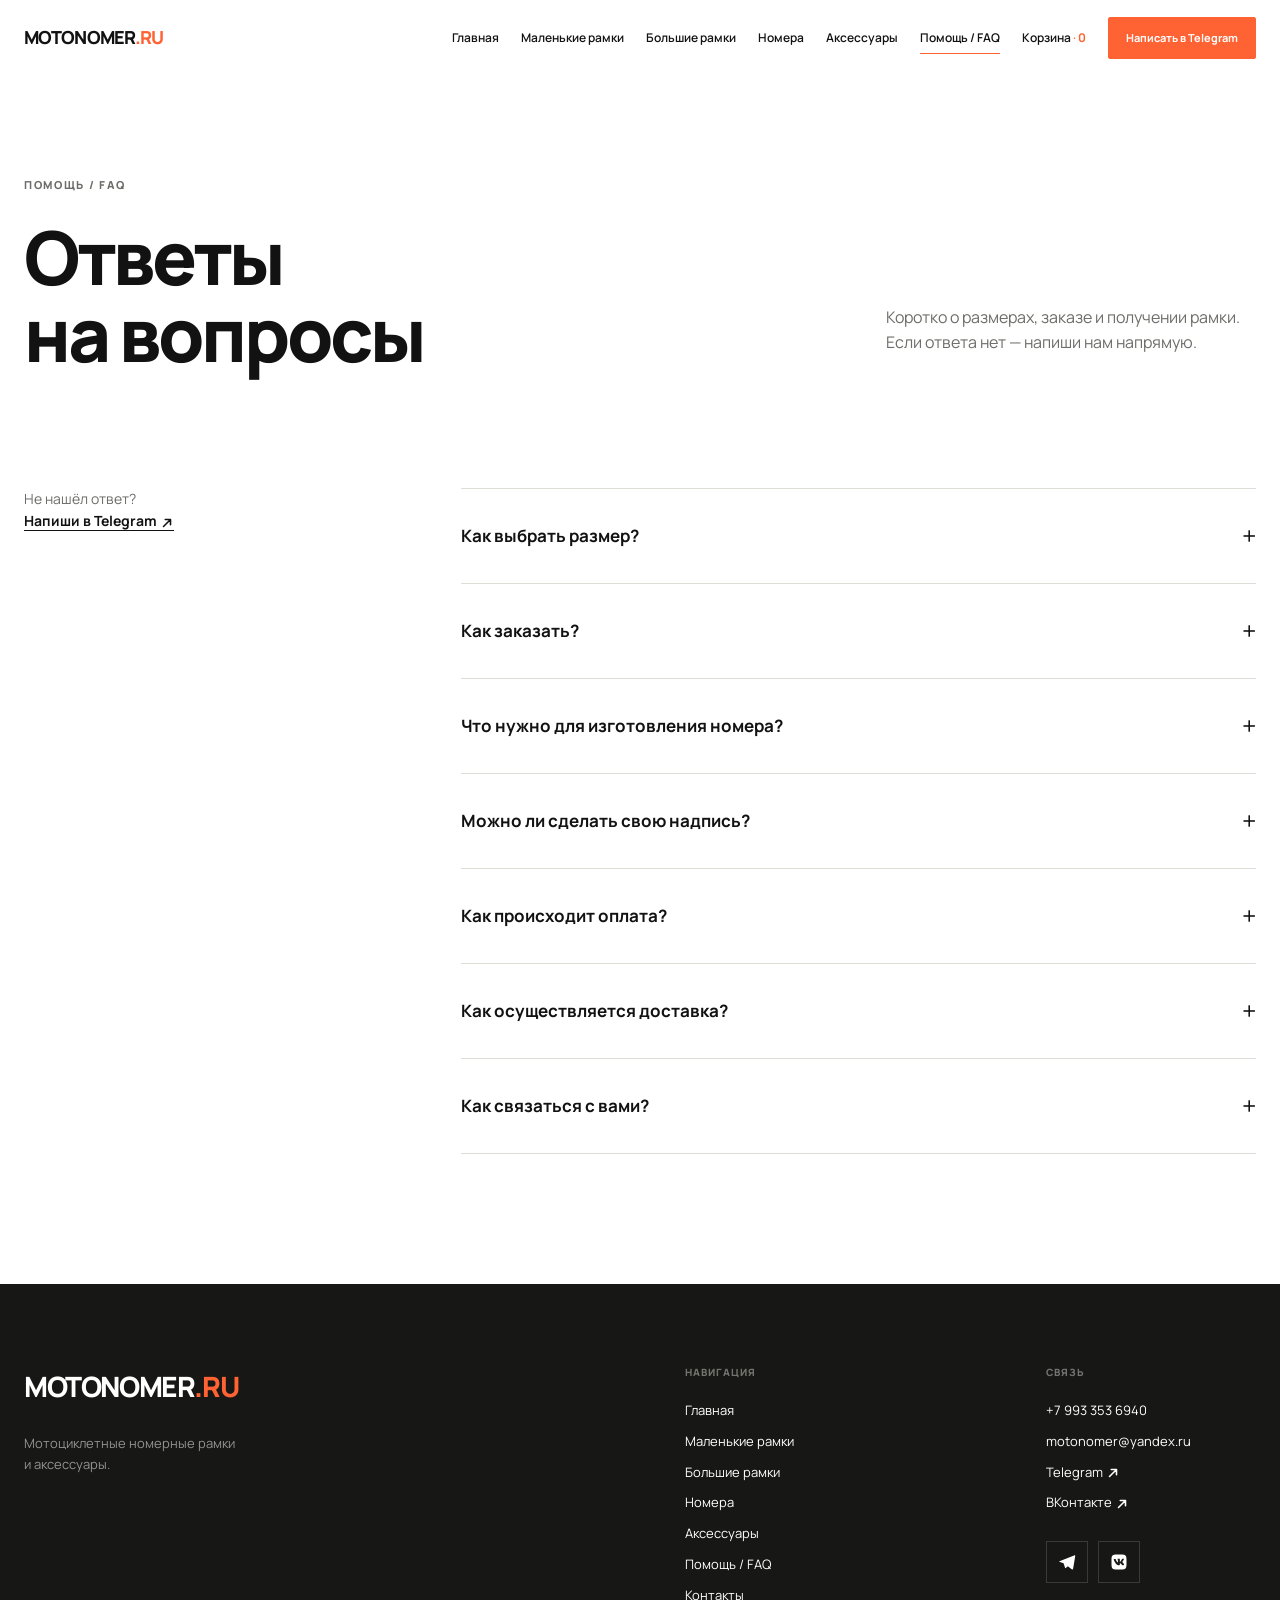
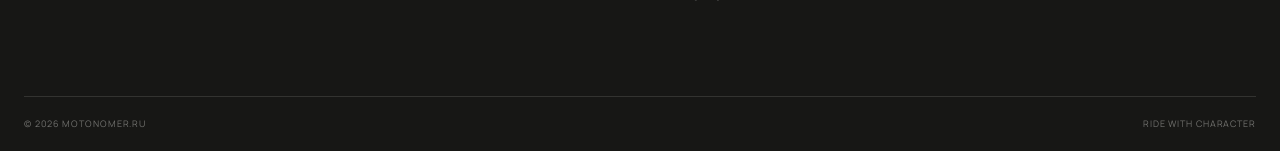
<file: faq.html>
<!doctype html>
<html lang="ru">
<head>
  <meta charset="UTF-8">
  <meta name="viewport" content="width=device-width, initial-scale=1.0">
  <meta name="description" content="Ответы на вопросы о выборе, заказе и доставке мотоциклетных рамок MOTONOMER.">
  <title>Помощь и ответы на вопросы — MOTONOMER</title>
  <link rel="icon" href="favicon.svg" type="image/svg+xml">
  <link rel="icon" href="favicon-32.png" sizes="32x32" type="image/png">
  <link rel="icon" href="favicon-16.png" sizes="16x16" type="image/png">
  <link rel="apple-touch-icon" href="apple-touch-icon.png">
  <link rel="preconnect" href="https://fonts.googleapis.com">
  <link rel="preconnect" href="https://fonts.gstatic.com" crossorigin>
  <link href="https://fonts.googleapis.com/css2?family=Manrope:wght@400;500;600;700;800&display=swap" rel="stylesheet">
  <link rel="stylesheet" href="css/style.css">
  <script src="js/products.js" defer></script><script src="js/main.js" defer></script><script src="js/cart.js" defer></script>
</head>
<body data-page="faq">
  <header class="site-header">
    <div class="container header-inner">
      <a class="logo" href="index.html">MOTONOMER<span>.RU</span></a>
      <button class="menu-toggle" type="button" aria-label="Открыть меню" aria-expanded="false"><span></span><span></span></button>
      <nav class="main-nav" aria-label="Основная навигация">
        <a href="index.html">Главная</a><a href="small.html">Маленькие рамки</a><a href="large.html">Большие рамки</a><a href="plates.html">Номера</a><a href="accessories.html">Аксессуары</a><a class="active" href="faq.html">Помощь / FAQ</a>
        <a class="cart-link" href="cart.html">Корзина <span>· <b data-cart-count>0</b></span></a>
        <a class="button button-small button-accent" href="#" data-telegram>Написать в Telegram</a>
      </nav>
    </div>
  </header>
  <main>
    <section class="page-hero">
      <div class="container page-hero-inner reveal">
        <div><p class="eyebrow">ПОМОЩЬ / FAQ</p><h1>Ответы<br>на вопросы</h1></div>
        <p class="page-hero-text">Коротко о размерах, заказе и получении рамки. Если ответа нет — напиши нам напрямую.</p>
      </div>
    </section>
    <section>
      <div class="container faq-layout">
        <aside class="faq-aside reveal">Не нашёл ответ?<br><a href="#" data-telegram>Напиши в Telegram <svg class="icon-arrow" viewBox="0 0 16 16" aria-hidden="true"><path d="M4 12 12 4M6 4h6v6"/></svg></a></aside>
        <div class="accordion reveal">
          <article class="accordion-item">
            <button class="accordion-button" type="button" aria-expanded="false"><span>Как выбрать размер?</span><span class="accordion-icon">+</span></button>
            <div class="accordion-content"><div><p>Размер 190×145 мм подходит для номера нового образца, 245×185 мм — для номера старого образца. Перед заказом сверь размеры своего номерного знака.</p></div></div>
          </article>
          <article class="accordion-item">
            <button class="accordion-button" type="button" aria-expanded="false"><span>Как заказать?</span><span class="accordion-icon">+</span></button>
            <div class="accordion-content"><div><p>Добавь нужные рамки в корзину, проверь количество и перейди к оформлению. Детали заказа можно согласовать напрямую в Telegram.</p></div></div>
          </article>
          <article class="accordion-item">
            <button class="accordion-button" type="button" aria-expanded="false"><span>Что нужно для изготовления номера?</span><span class="accordion-icon">+</span></button>
            <div class="accordion-content"><div><p>Нужно направить СТС и первую страницу паспорта собственника ТС. Знак нового образца — 190×145 мм, старого — 245×185 мм. Номерные знаки с флагом — 1200 ₽, срок изготовления — 1 рабочий день.</p></div></div>
          </article>
          <article class="accordion-item">
            <button class="accordion-button" type="button" aria-expanded="false"><span>Можно ли сделать свою надпись?</span><span class="accordion-icon">+</span></button>
            <div class="accordion-content"><div><p>Да. Рамка с вашей надписью на заказ — 1000 ₽. Можно прислать готовый векторный макет или указать пожелания по шрифту и цвету в Telegram или WhatsApp.</p></div></div>
          </article>
          <article class="accordion-item">
            <button class="accordion-button" type="button" aria-expanded="false"><span>Как происходит оплата?</span><span class="accordion-icon">+</span></button>
            <div class="accordion-content"><div><p>Оплата после изготовления вашего заказа. Самовывоз: м. Щелковская (Красноярская вл.17, мотошкола МОТОНЯНЯ).</p></div></div>
          </article>
          <article class="accordion-item">
            <button class="accordion-button" type="button" aria-expanded="false"><span>Как осуществляется доставка?</span><span class="accordion-icon">+</span></button>
            <div class="accordion-content"><div><p>Курьером по Москве (1–2 дня) — от 400 ₽. Авито-доставка — от 50 ₽. СДЭК — от 400 ₽. Самовывоз в Гольяново, м. Щелковская — 0 ₽.</p></div></div>
          </article>
          <article class="accordion-item">
            <button class="accordion-button" type="button" aria-expanded="false"><span>Как связаться с вами?</span><span class="accordion-icon">+</span></button>
            <div class="accordion-content"><div><p>Напишите в Telegram, ВКонтакте, позвоните по номеру +7 993 353-69-40 или отправьте письмо на motonomer@yandex.ru.</p></div></div>
          </article>
        </div>
      </div>
    </section>
  </main>
  <footer class="site-footer">
    <div class="container footer-top">
      <div><a class="logo logo-light" href="index.html">MOTONOMER<span>.RU</span></a><p>Мотоциклетные номерные рамки<br>и аксессуары.</p></div>
      <nav aria-label="Навигация в подвале"><p>Навигация</p><a href="index.html">Главная</a><a href="small.html">Маленькие рамки</a><a href="large.html">Большие рамки</a><a href="plates.html">Номера</a><a href="accessories.html">Аксессуары</a><a href="faq.html">Помощь / FAQ</a><a href="index.html#contacts">Контакты</a></nav>
      <div class="footer-contact">
        <p>Связь</p>
        <a href="tel:+79933536940">+7 993 353 6940</a>
        <a href="mailto:motonomer@yandex.ru">motonomer@yandex.ru</a>
        <a href="#" data-telegram>Telegram <svg class="icon-arrow" viewBox="0 0 16 16" aria-hidden="true"><path d="M4 12 12 4M6 4h6v6"/></svg></a>
        <a href="#" data-vk>ВКонтакте <svg class="icon-arrow" viewBox="0 0 16 16" aria-hidden="true"><path d="M4 12 12 4M6 4h6v6"/></svg></a>
        <div class="social-links">
          <a class="social-link" href="#" data-telegram aria-label="Telegram">
            <svg viewBox="0 0 24 24" aria-hidden="true"><path d="M21.5 3.3 2.8 10.6c-1.3.5-1.3 1.2-.2 1.5l4.8 1.5 1.9 5.8c.2.7.4 1 1.1.6l2.7-2.2 5.2 3.8c1 .6 1.7.3 1.9-.9L22.9 4.6c.3-1.3-.5-1.8-1.4-1.3Z"/></svg>
          </a>
          <a class="social-link" href="#" data-vk aria-label="ВКонтакте">
            <svg viewBox="0 0 24 24" aria-hidden="true"><path d="M15.07 2H8.93C3.33 2 2 3.33 2 8.93v6.14C2 20.67 3.33 22 8.93 22h6.14C20.67 22 22 20.67 22 15.07V8.93C22 3.33 20.67 2 15.07 2zm3.08 14.27h-1.48c-.56 0-.73-.44-1.74-1.47-.87-.86-1.25-.97-1.47-.97-.3 0-.39.09-.39.51v1.34c0 .36-.12.58-1.07.58-1.58 0-3.33-.96-4.56-2.74-1.85-2.61-2.36-4.57-2.36-4.97 0-.22.09-.42.51-.42h1.48c.38 0 .53.18.68.59.74 2.14 1.98 4.02 2.49 4.02.19 0 .28-.09.28-.56V9.54c-.06-.98-.57-1.06-.57-1.41 0-.18.15-.36.39-.36h2.32c.32 0 .43.18.43.56v3.04c0 .32.14.43.23.43.19 0 .35-.11.7-.46 1.09-1.22 1.86-3.11 1.86-3.11.1-.22.28-.42.66-.42h1.48c.44 0 .54.23.44.56-.18.86-1.96 3.35-1.96 3.35-.16.25-.21.37 0 .65.15.21.64.63 1 .99.64.66 1.13 1.21 1.26 1.59.14.38-.07.58-.5.58z"/></svg>
          </a>
        </div>
      </div>
    </div>
    <div class="container footer-bottom"><span>© 2026 MOTONOMER.RU</span><span>RIDE WITH CHARACTER</span></div>
  </footer>
  <div class="toast" role="status" aria-live="polite">Готово</div>
</body>
</html>
</file>
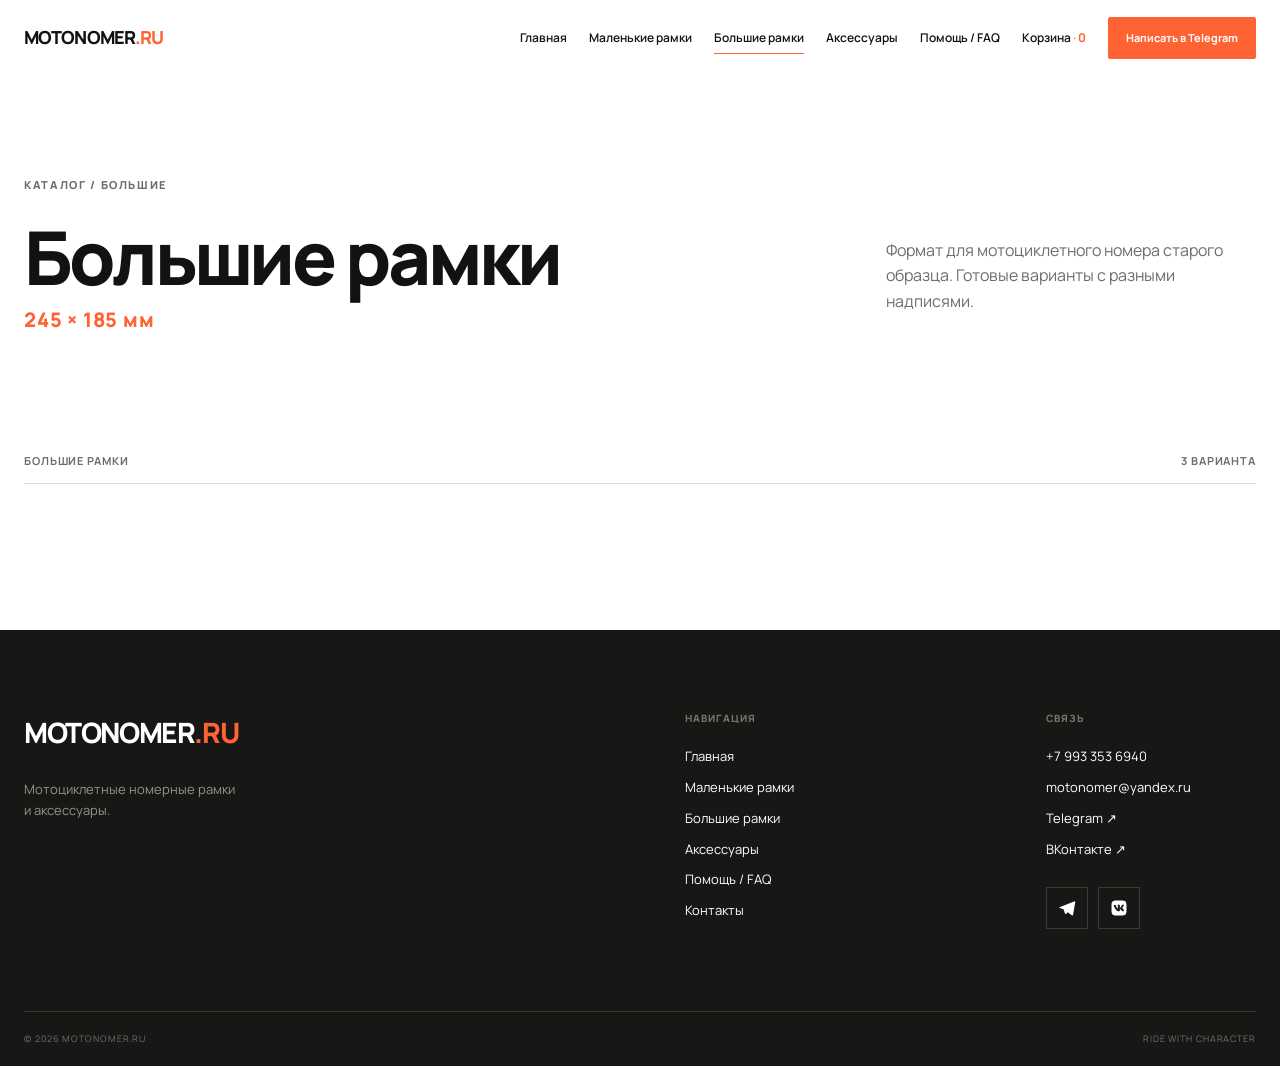
<file: large.html>
<!doctype html>
<html lang="ru">
<head>
  <meta charset="UTF-8">
  <meta name="viewport" content="width=device-width, initial-scale=1.0">
  <meta name="description" content="Каталог больших мотоциклетных номерных рамок 245×185 мм MOTONOMER.">
  <title>Большие мото-рамки 245×185 — MOTONOMER</title>
  <link rel="icon" href="favicon.svg" type="image/svg+xml">
  <link rel="icon" href="favicon-32.png" sizes="32x32" type="image/png">
  <link rel="icon" href="favicon-16.png" sizes="16x16" type="image/png">
  <link rel="apple-touch-icon" href="apple-touch-icon.png">
  <link rel="preconnect" href="https://fonts.googleapis.com">
  <link rel="preconnect" href="https://fonts.gstatic.com" crossorigin>
  <link href="https://fonts.googleapis.com/css2?family=Manrope:wght@400;500;600;700;800&display=swap" rel="stylesheet">
  <link rel="stylesheet" href="css/style.css">
  <script src="js/main.js" defer></script><script src="js/cart.js" defer></script>
</head>
<body data-page="large">
  <header class="site-header">
    <div class="container header-inner">
      <a class="logo" href="index.html">MOTONOMER<span>.RU</span></a>
      <button class="menu-toggle" type="button" aria-label="Открыть меню" aria-expanded="false"><span></span><span></span></button>
      <nav class="main-nav" aria-label="Основная навигация">
        <a href="index.html">Главная</a><a href="small.html">Маленькие рамки</a><a class="active" href="large.html">Большие рамки</a><a href="accessories.html">Аксессуары</a><a href="faq.html">Помощь / FAQ</a>
        <a class="cart-link" href="cart.html">Корзина <span>· <b data-cart-count>0</b></span></a>
        <a class="button button-small button-accent" href="#" data-telegram>Написать в Telegram</a>
      </nav>
    </div>
  </header>
  <main>
    <section class="page-hero">
      <div class="container page-hero-inner reveal">
        <div><p class="eyebrow">КАТАЛОГ / БОЛЬШИЕ</p><h1>Большие рамки <span>245 × 185 мм</span></h1></div>
        <p class="page-hero-text">Формат для мотоциклетного номера старого образца. Готовые варианты с разными надписями.</p>
      </div>
    </section>
    <section class="catalog-section">
      <div class="container">
        <div class="catalog-toolbar"><span>Большие рамки</span><span>3 варианта</span></div>
        <div class="product-grid" data-products="large"></div>
      </div>
    </section>
  </main>
  <footer class="site-footer">
    <div class="container footer-top">
      <div><a class="logo logo-light" href="index.html">MOTONOMER<span>.RU</span></a><p>Мотоциклетные номерные рамки<br>и аксессуары.</p></div>
      <nav aria-label="Навигация в подвале"><p>Навигация</p><a href="index.html">Главная</a><a href="small.html">Маленькие рамки</a><a href="large.html">Большие рамки</a><a href="accessories.html">Аксессуары</a><a href="faq.html">Помощь / FAQ</a><a href="index.html#contacts">Контакты</a></nav>
      <div class="footer-contact">
        <p>Связь</p>
        <a href="tel:+79933536940">+7 993 353 6940</a>
        <a href="mailto:motonomer@yandex.ru">motonomer@yandex.ru</a>
        <a href="#" data-telegram>Telegram ↗</a>
        <a href="#" data-vk>ВКонтакте ↗</a>
        <div class="social-links">
          <a class="social-link" href="#" data-telegram aria-label="Telegram">
            <svg viewBox="0 0 24 24" aria-hidden="true"><path d="M21.5 3.3 2.8 10.6c-1.3.5-1.3 1.2-.2 1.5l4.8 1.5 1.9 5.8c.2.7.4 1 1.1.6l2.7-2.2 5.2 3.8c1 .6 1.7.3 1.9-.9L22.9 4.6c.3-1.3-.5-1.8-1.4-1.3Z"/></svg>
          </a>
          <a class="social-link" href="#" data-vk aria-label="ВКонтакте">
            <svg viewBox="0 0 24 24" aria-hidden="true"><path d="M15.07 2H8.93C3.33 2 2 3.33 2 8.93v6.14C2 20.67 3.33 22 8.93 22h6.14C20.67 22 22 20.67 22 15.07V8.93C22 3.33 20.67 2 15.07 2zm3.08 14.27h-1.48c-.56 0-.73-.44-1.74-1.47-.87-.86-1.25-.97-1.47-.97-.3 0-.39.09-.39.51v1.34c0 .36-.12.58-1.07.58-1.58 0-3.33-.96-4.56-2.74-1.85-2.61-2.36-4.57-2.36-4.97 0-.22.09-.42.51-.42h1.48c.38 0 .53.18.68.59.74 2.14 1.98 4.02 2.49 4.02.19 0 .28-.09.28-.56V9.54c-.06-.98-.57-1.06-.57-1.41 0-.18.15-.36.39-.36h2.32c.32 0 .43.18.43.56v3.04c0 .32.14.43.23.43.19 0 .35-.11.7-.46 1.09-1.22 1.86-3.11 1.86-3.11.1-.22.28-.42.66-.42h1.48c.44 0 .54.23.44.56-.18.86-1.96 3.35-1.96 3.35-.16.25-.21.37 0 .65.15.21.64.63 1 .99.64.66 1.13 1.21 1.26 1.59.14.38-.07.58-.5.58z"/></svg>
          </a>
        </div>
      </div>
    </div>
    <div class="container footer-bottom"><span>© 2026 MOTONOMER.RU</span><span>RIDE WITH CHARACTER</span></div>
  </footer>
  <div class="toast" role="status" aria-live="polite">Рамка добавлена в корзину</div>
</body>
</html>
</file>
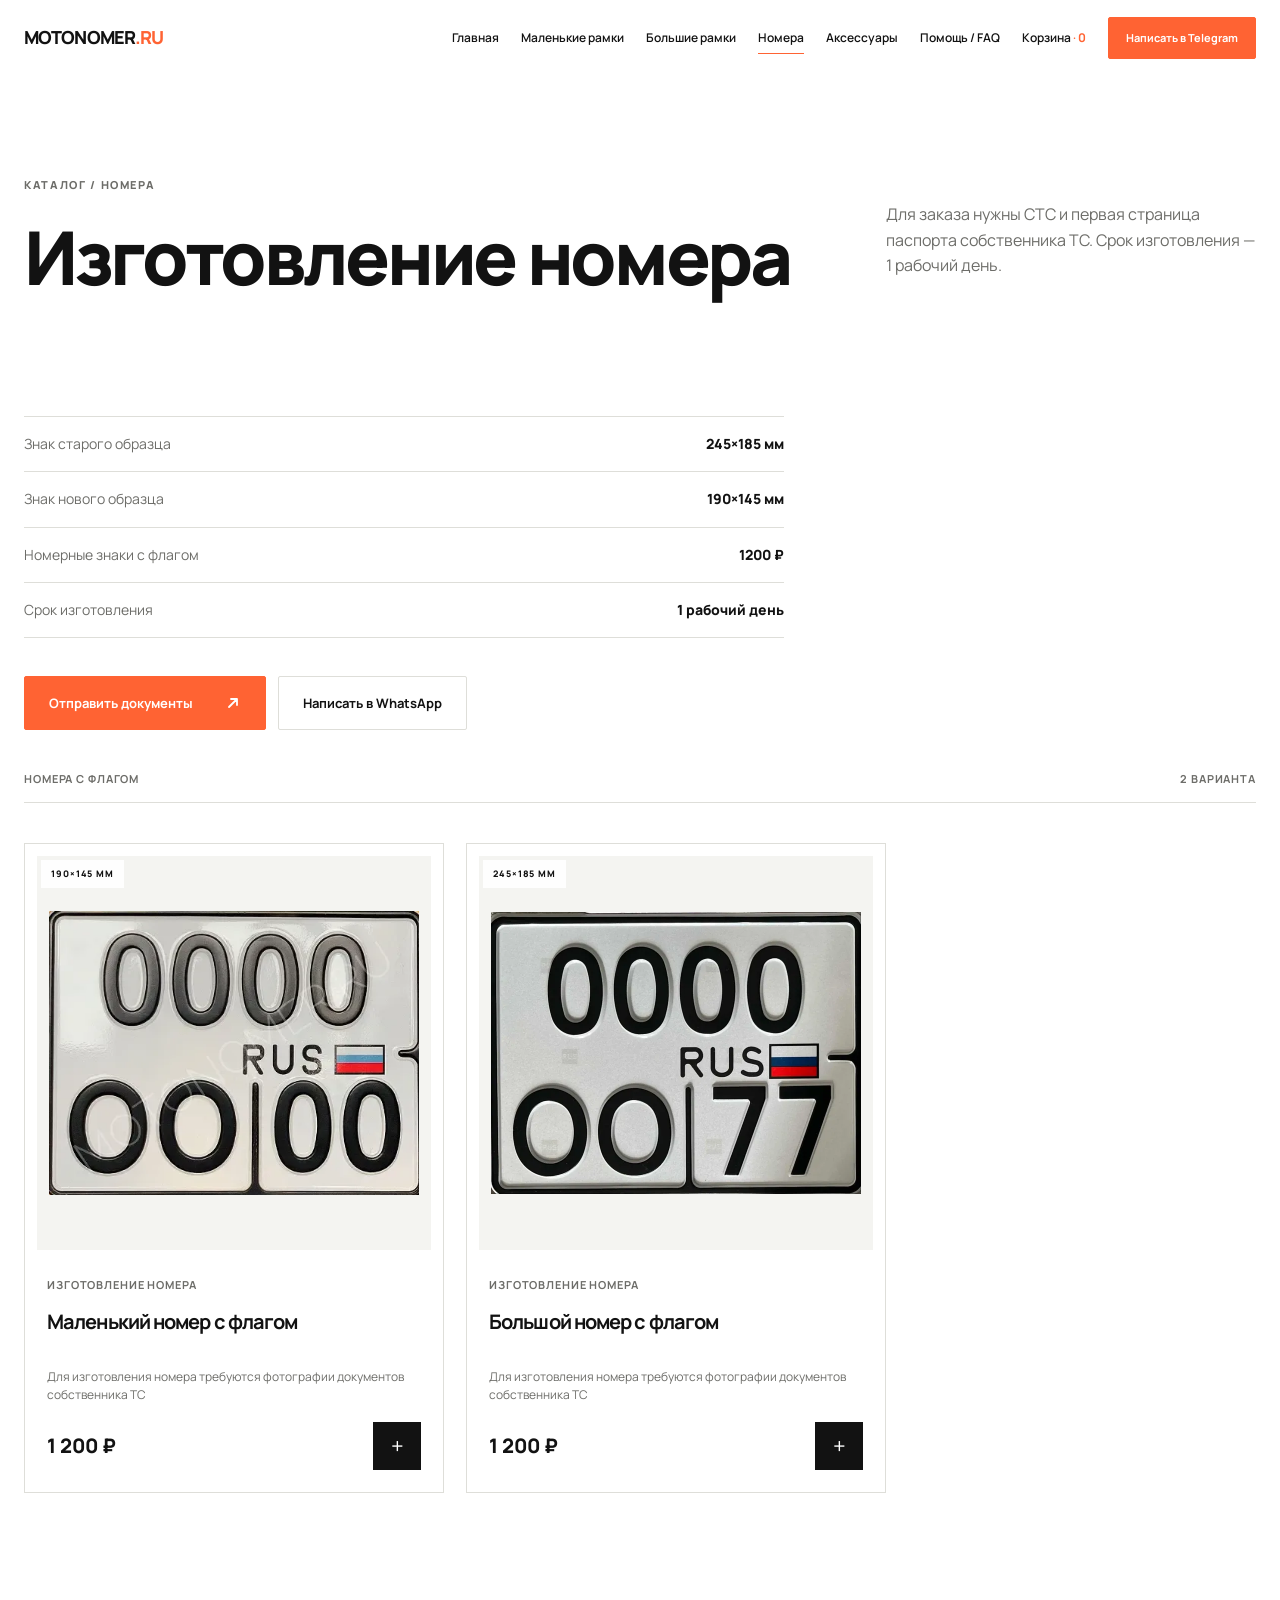
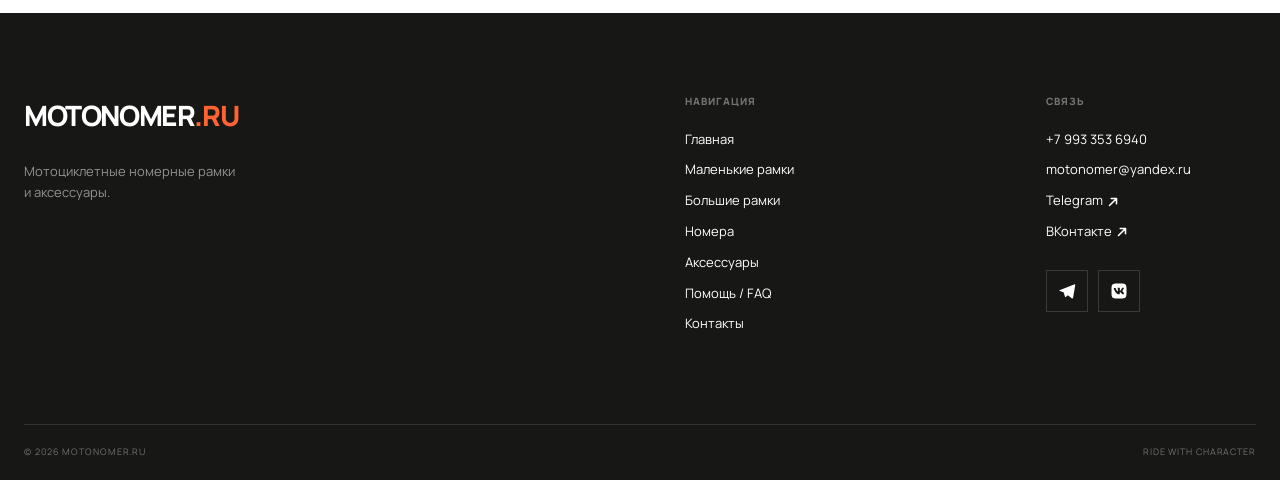
<file: plates.html>
<!doctype html>
<html lang="ru">
<head>
  <meta charset="UTF-8">
  <meta name="viewport" content="width=device-width, initial-scale=1.0">
  <meta name="description" content="Изготовление мотоциклетных номерных знаков 190×145 и 245×185 с флагом. MOTONOMER.">
  <title>Изготовление номера — MOTONOMER</title>
  <link rel="icon" href="favicon.svg" type="image/svg+xml">
  <link rel="icon" href="favicon-32.png" sizes="32x32" type="image/png">
  <link rel="icon" href="favicon-16.png" sizes="16x16" type="image/png">
  <link rel="apple-touch-icon" href="apple-touch-icon.png">
  <link rel="preconnect" href="https://fonts.googleapis.com">
  <link rel="preconnect" href="https://fonts.gstatic.com" crossorigin>
  <link href="https://fonts.googleapis.com/css2?family=Manrope:wght@400;500;600;700;800&display=swap" rel="stylesheet">
  <link rel="stylesheet" href="css/style.css">
  <script src="js/products.js" defer></script><script src="js/main.js" defer></script><script src="js/cart.js" defer></script>
</head>
<body data-page="plates">
  <header class="site-header">
    <div class="container header-inner">
      <a class="logo" href="index.html">MOTONOMER<span>.RU</span></a>
      <button class="menu-toggle" type="button" aria-label="Открыть меню" aria-expanded="false"><span></span><span></span></button>
      <nav class="main-nav" aria-label="Основная навигация">
        <a href="index.html">Главная</a><a href="small.html">Маленькие рамки</a><a href="large.html">Большие рамки</a><a class="active" href="plates.html">Номера</a><a href="accessories.html">Аксессуары</a><a href="faq.html">Помощь / FAQ</a>
        <a class="cart-link" href="cart.html">Корзина <span>· <b data-cart-count>0</b></span></a>
        <a class="button button-small button-accent" href="#" data-telegram>Написать в Telegram</a>
      </nav>
    </div>
  </header>
  <main>
    <section class="page-hero">
      <div class="container page-hero-inner reveal">
        <div><p class="eyebrow">КАТАЛОГ / НОМЕРА</p><h1>Изготовление номера</h1></div>
        <p class="page-hero-text">Для заказа нужны СТС и первая страница паспорта собственника ТС. Срок изготовления — 1 рабочий день.</p>
      </div>
    </section>
    <section class="catalog-section">
      <div class="container">
        <div class="info-copy reveal plates-page-note">
          <ul class="info-list">
            <li><span>Знак старого образца</span><strong>245×185 мм</strong></li>
            <li><span>Знак нового образца</span><strong>190×145 мм</strong></li>
            <li><span>Номерные знаки с флагом</span><strong>1200 ₽</strong></li>
            <li><span>Срок изготовления</span><strong>1 рабочий день</strong></li>
          </ul>
          <div class="button-row">
            <a class="button button-accent" href="#" data-telegram>Отправить документы <svg class="icon-arrow" viewBox="0 0 16 16" aria-hidden="true"><path d="M4 12 12 4M6 4h6v6"/></svg></a>
            <a class="button button-ghost" href="#" data-whatsapp>Написать в WhatsApp</a>
          </div>
        </div>
        <div class="catalog-toolbar"><span>Номера с флагом</span><span>2 варианта</span></div>
        <div class="product-grid plates-grid" data-products="plates"></div>
      </div>
    </section>
  </main>
  <footer class="site-footer">
    <div class="container footer-top">
      <div><a class="logo logo-light" href="index.html">MOTONOMER<span>.RU</span></a><p>Мотоциклетные номерные рамки<br>и аксессуары.</p></div>
      <nav aria-label="Навигация в подвале"><p>Навигация</p><a href="index.html">Главная</a><a href="small.html">Маленькие рамки</a><a href="large.html">Большие рамки</a><a href="plates.html">Номера</a><a href="accessories.html">Аксессуары</a><a href="faq.html">Помощь / FAQ</a><a href="index.html#contacts">Контакты</a></nav>
      <div class="footer-contact">
        <p>Связь</p>
        <a href="tel:+79933536940">+7 993 353 6940</a>
        <a href="mailto:motonomer@yandex.ru">motonomer@yandex.ru</a>
        <a href="#" data-telegram>Telegram <svg class="icon-arrow" viewBox="0 0 16 16" aria-hidden="true"><path d="M4 12 12 4M6 4h6v6"/></svg></a>
        <a href="#" data-vk>ВКонтакте <svg class="icon-arrow" viewBox="0 0 16 16" aria-hidden="true"><path d="M4 12 12 4M6 4h6v6"/></svg></a>
        <div class="social-links">
          <a class="social-link" href="#" data-telegram aria-label="Telegram">
            <svg viewBox="0 0 24 24" aria-hidden="true"><path d="M21.5 3.3 2.8 10.6c-1.3.5-1.3 1.2-.2 1.5l4.8 1.5 1.9 5.8c.2.7.4 1 1.1.6l2.7-2.2 5.2 3.8c1 .6 1.7.3 1.9-.9L22.9 4.6c.3-1.3-.5-1.8-1.4-1.3Z"/></svg>
          </a>
          <a class="social-link" href="#" data-vk aria-label="ВКонтакте">
            <svg viewBox="0 0 24 24" aria-hidden="true"><path d="M15.07 2H8.93C3.33 2 2 3.33 2 8.93v6.14C2 20.67 3.33 22 8.93 22h6.14C20.67 22 22 20.67 22 15.07V8.93C22 3.33 20.67 2 15.07 2zm3.08 14.27h-1.48c-.56 0-.73-.44-1.74-1.47-.87-.86-1.25-.97-1.47-.97-.3 0-.39.09-.39.51v1.34c0 .36-.12.58-1.07.58-1.58 0-3.33-.96-4.56-2.74-1.85-2.61-2.36-4.57-2.36-4.97 0-.22.09-.42.51-.42h1.48c.38 0 .53.18.68.59.74 2.14 1.98 4.02 2.49 4.02.19 0 .28-.09.28-.56V9.54c-.06-.98-.57-1.06-.57-1.41 0-.18.15-.36.39-.36h2.32c.32 0 .43.18.43.56v3.04c0 .32.14.43.23.43.19 0 .35-.11.7-.46 1.09-1.22 1.86-3.11 1.86-3.11.1-.22.28-.42.66-.42h1.48c.44 0 .54.23.44.56-.18.86-1.96 3.35-1.96 3.35-.16.25-.21.37 0 .65.15.21.64.63 1 .99.64.66 1.13 1.21 1.26 1.59.14.38-.07.58-.5.58z"/></svg>
          </a>
        </div>
      </div>
    </div>
    <div class="container footer-bottom"><span>© 2026 MOTONOMER.RU</span><span>RIDE WITH CHARACTER</span></div>
  </footer>
  <div class="toast" role="status" aria-live="polite">Товар добавлен в корзину</div>
</body>
</html>
</file>
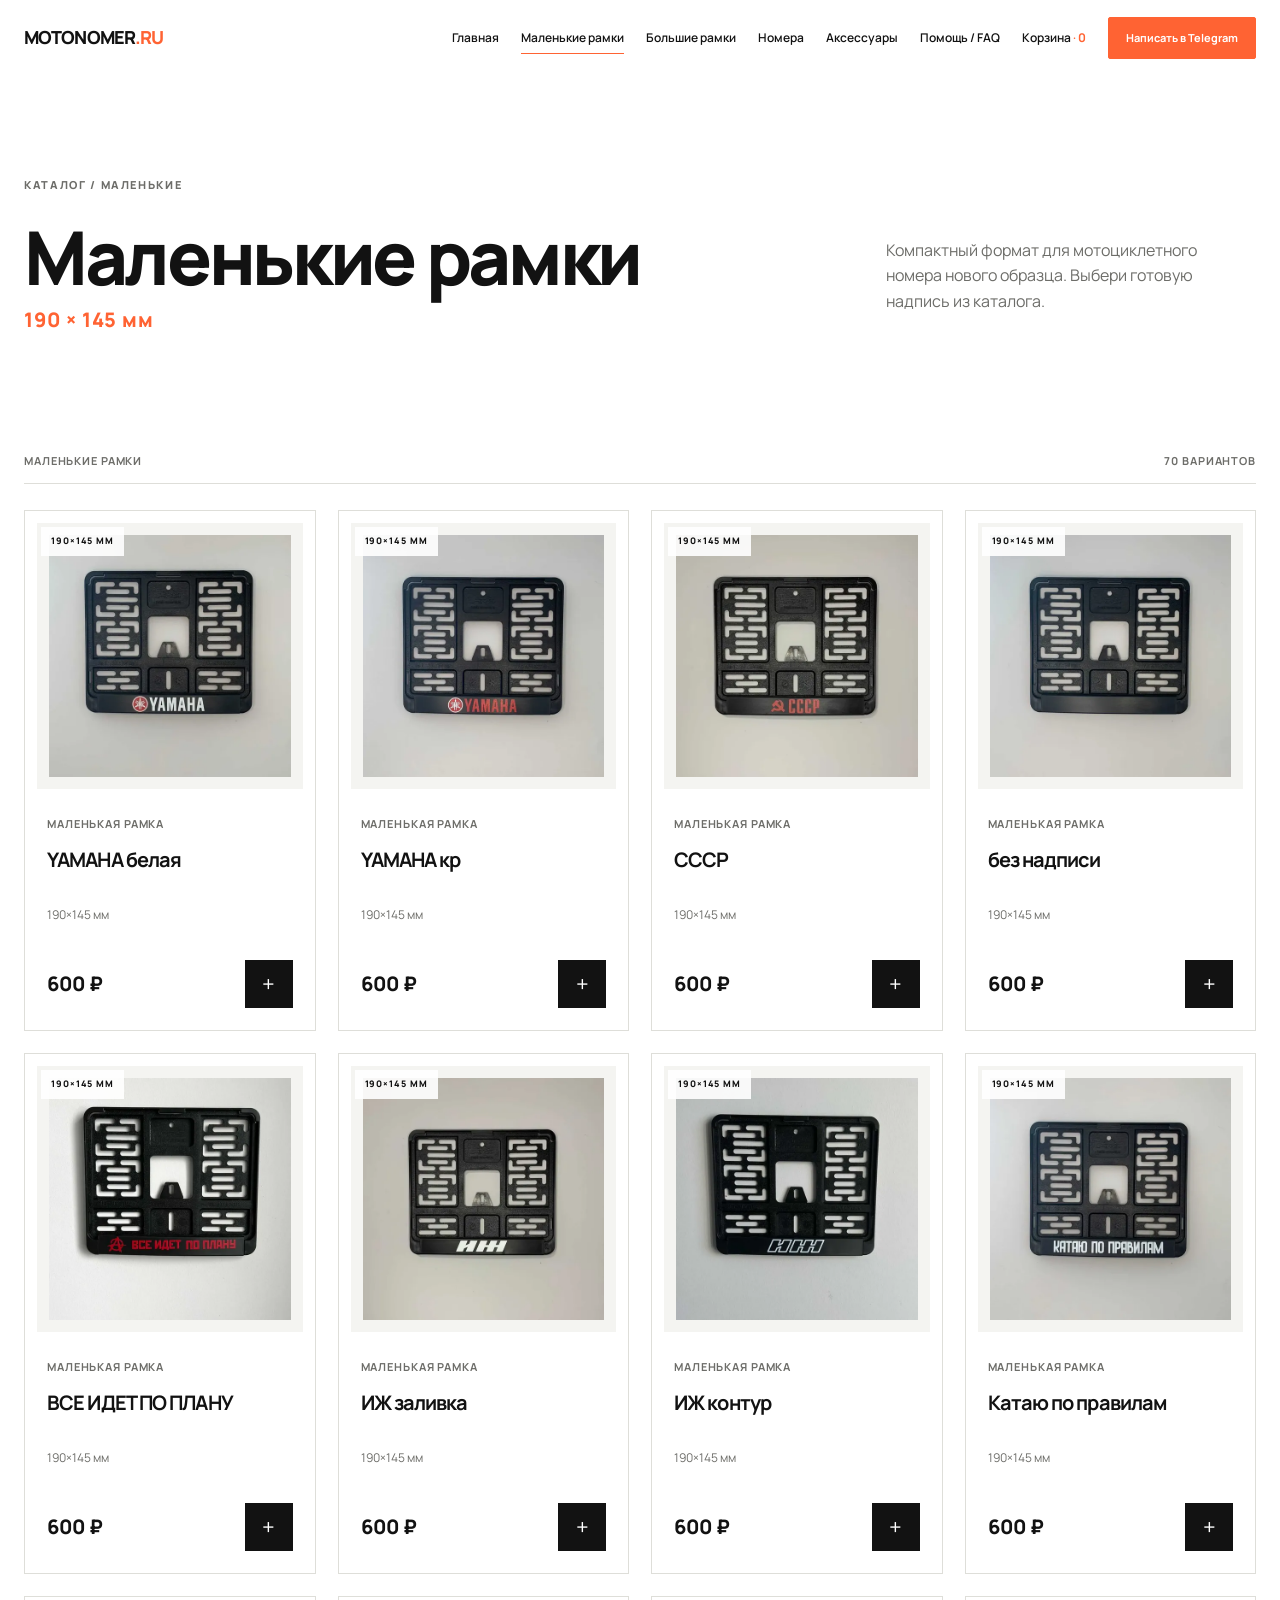
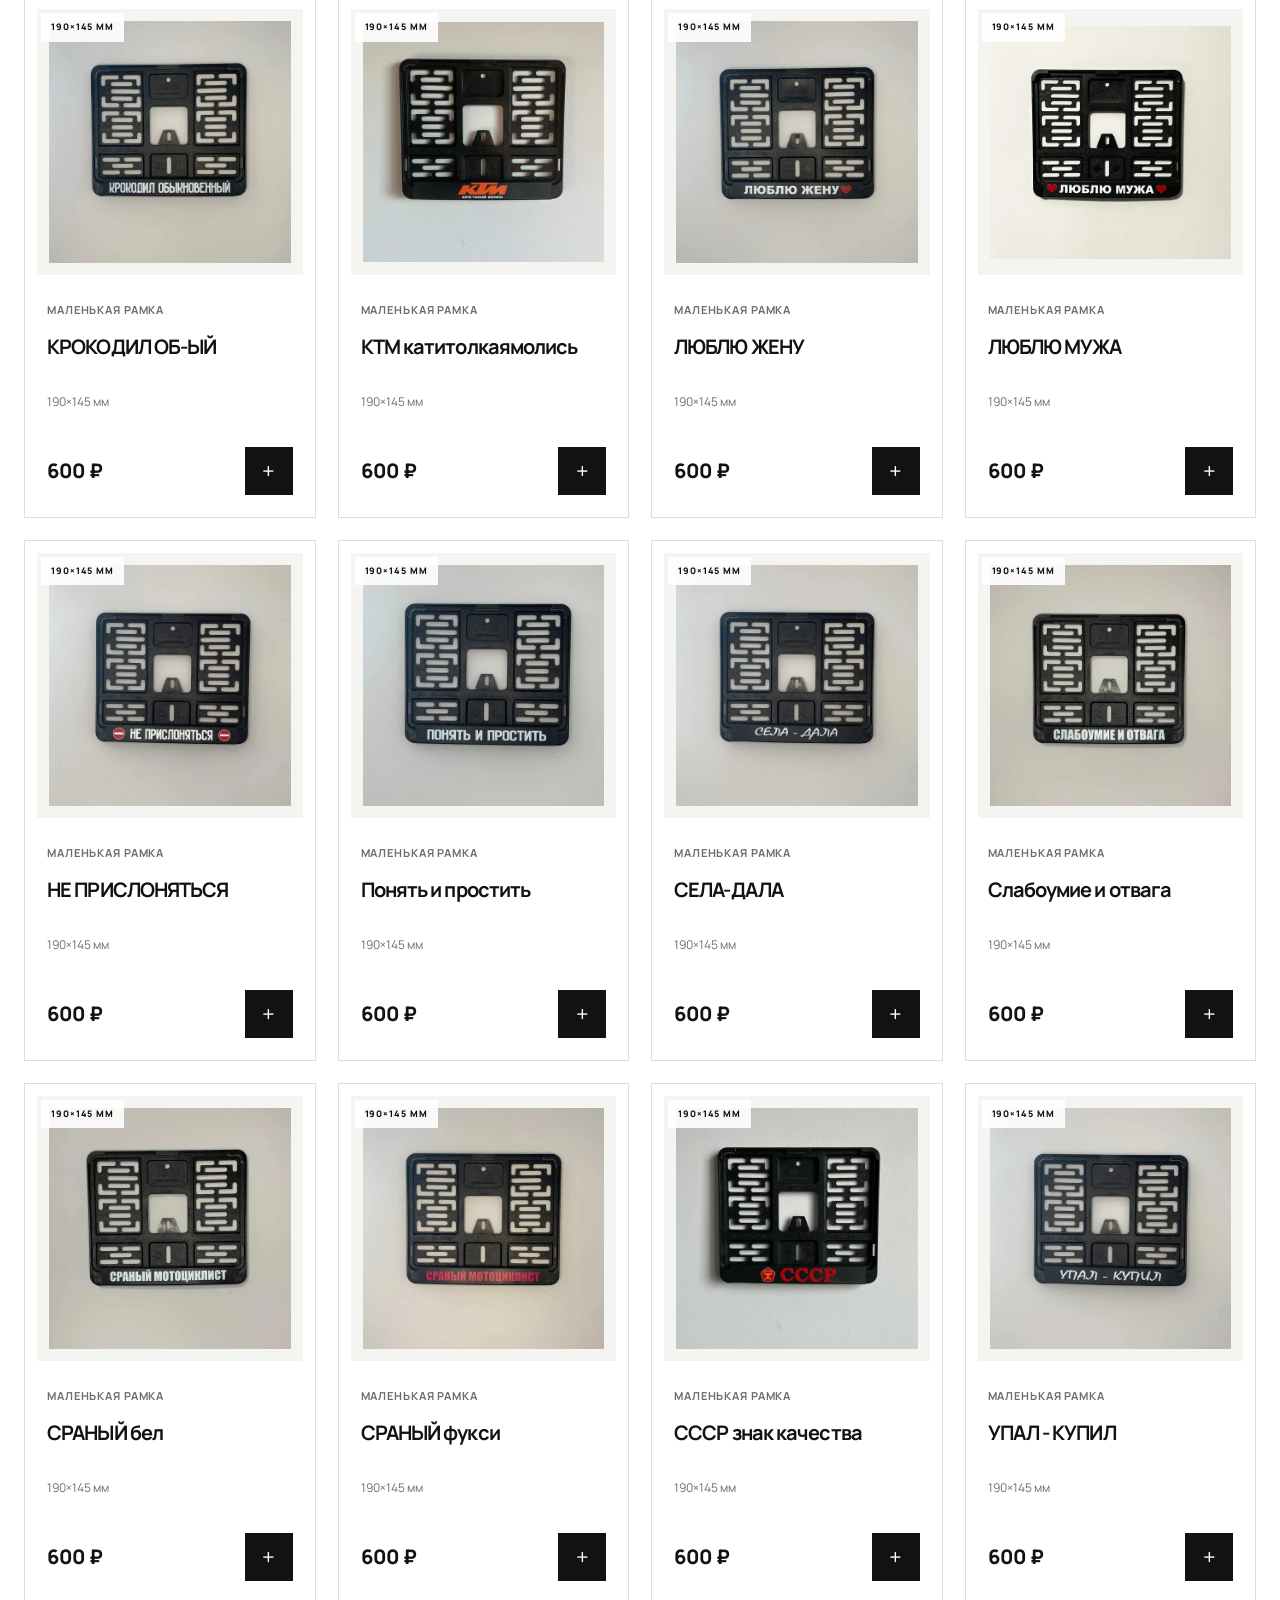
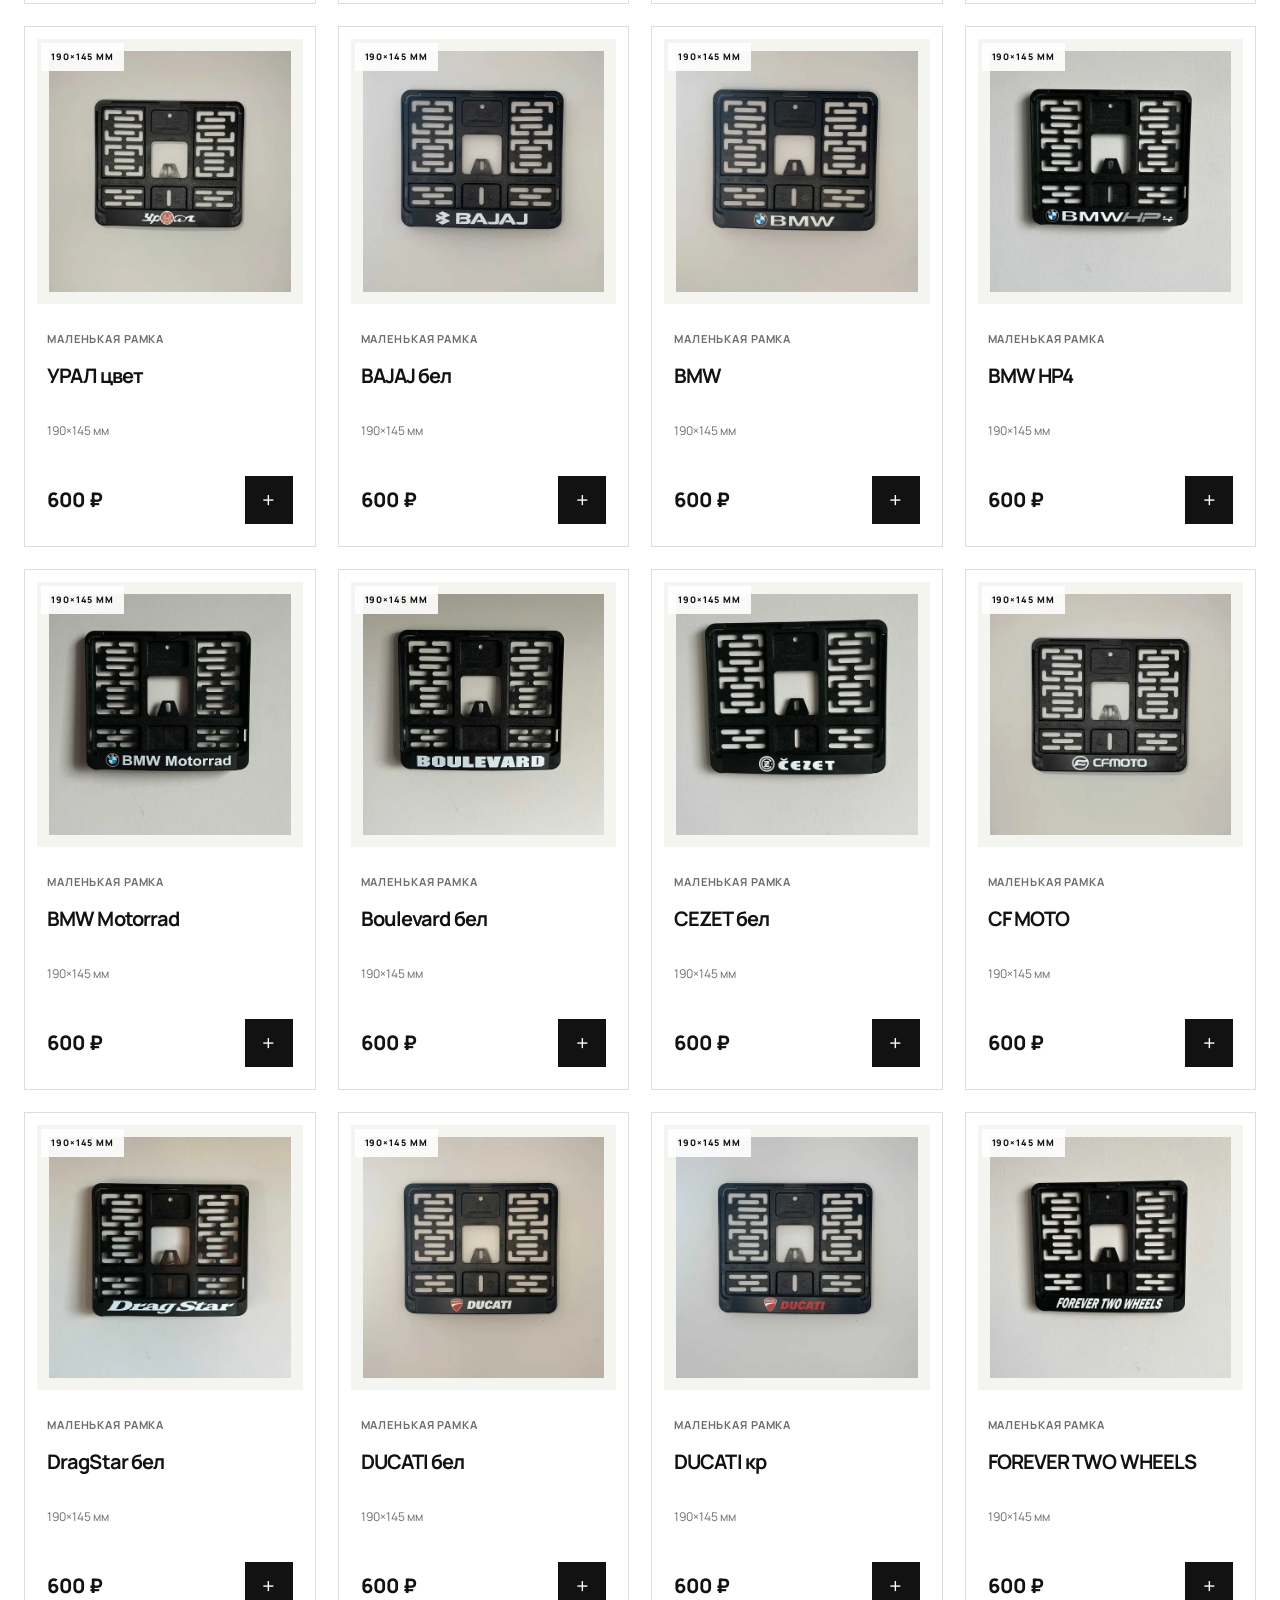
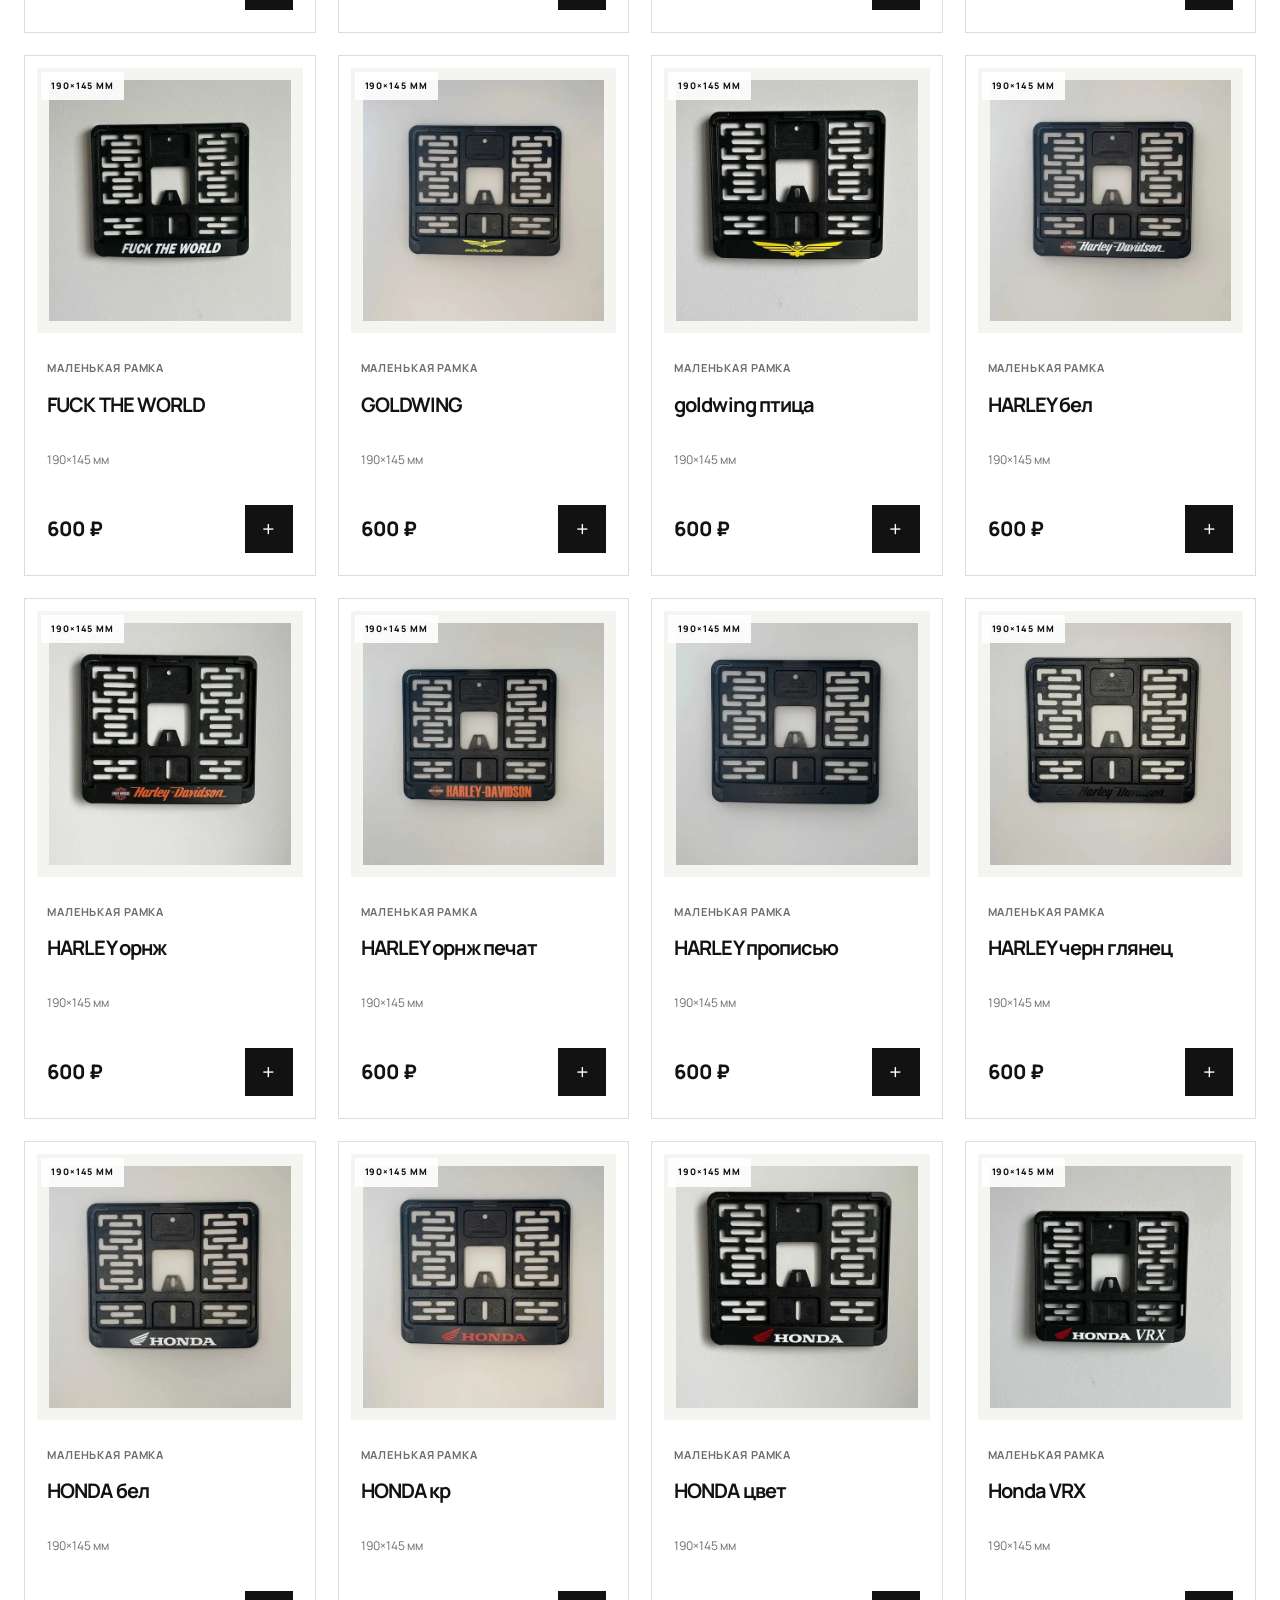
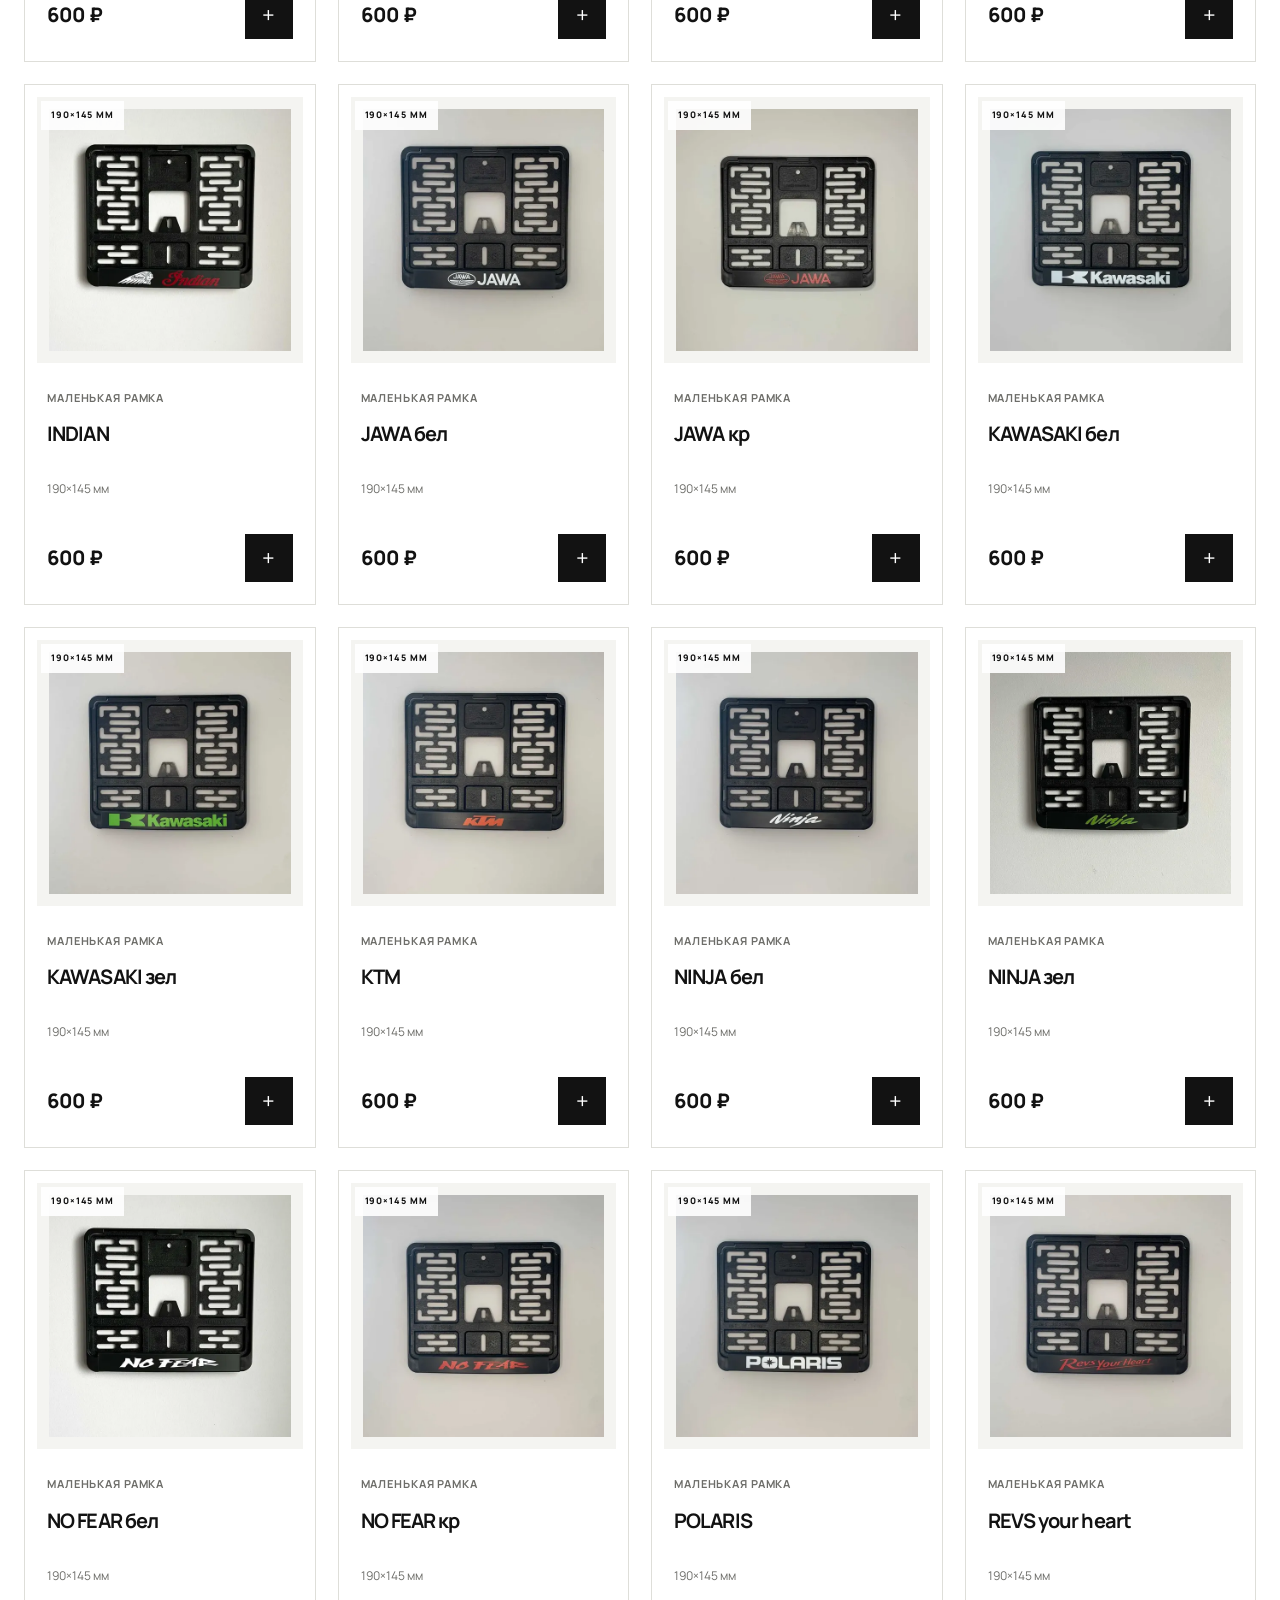
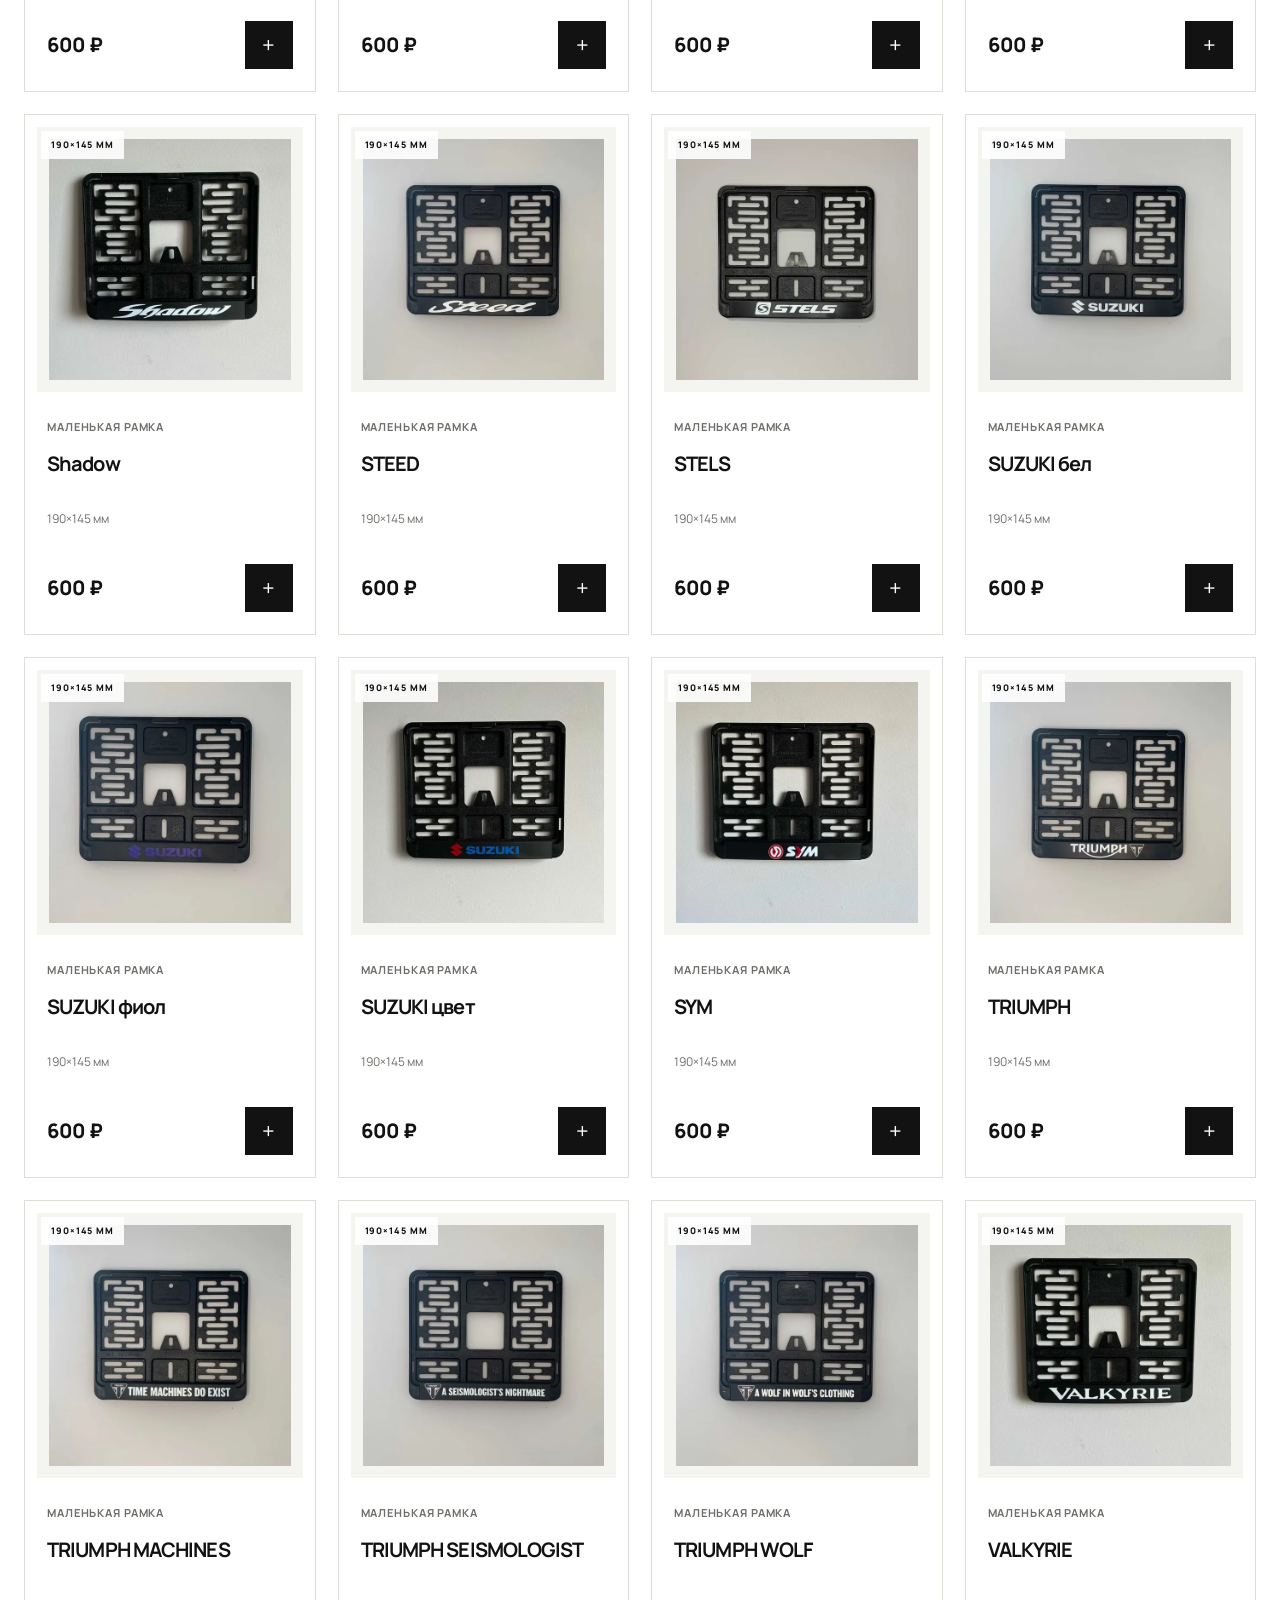
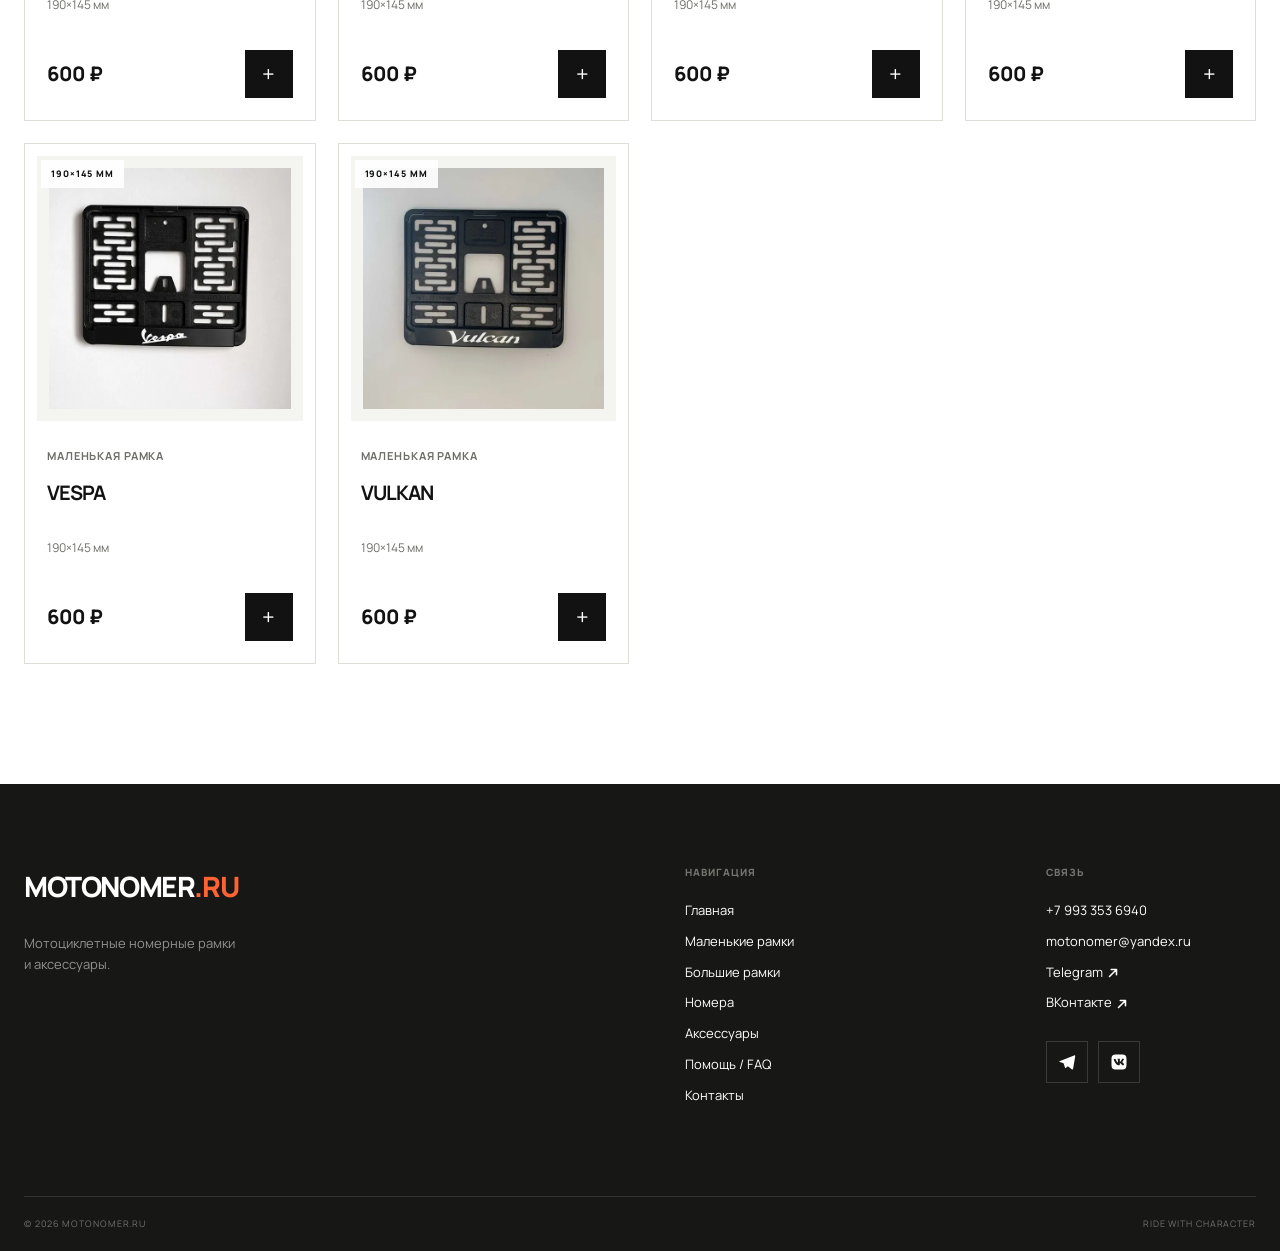
<file: small.html>
<!doctype html>
<html lang="ru">
<head>
  <meta charset="UTF-8">
  <meta name="viewport" content="width=device-width, initial-scale=1.0">
  <meta name="description" content="Каталог маленьких мотоциклетных номерных рамок 190×145 мм MOTONOMER.">
  <title>Маленькие мото-рамки 190×145 — MOTONOMER</title>
  <link rel="icon" href="favicon.svg" type="image/svg+xml">
  <link rel="icon" href="favicon-32.png" sizes="32x32" type="image/png">
  <link rel="icon" href="favicon-16.png" sizes="16x16" type="image/png">
  <link rel="apple-touch-icon" href="apple-touch-icon.png">
  <link rel="preconnect" href="https://fonts.googleapis.com">
  <link rel="preconnect" href="https://fonts.gstatic.com" crossorigin>
  <link href="https://fonts.googleapis.com/css2?family=Manrope:wght@400;500;600;700;800&display=swap" rel="stylesheet">
  <link rel="stylesheet" href="css/style.css">
  <script src="js/products.js" defer></script><script src="js/main.js" defer></script><script src="js/cart.js" defer></script>
</head>
<body data-page="small">
  <header class="site-header">
    <div class="container header-inner">
      <a class="logo" href="index.html">MOTONOMER<span>.RU</span></a>
      <button class="menu-toggle" type="button" aria-label="Открыть меню" aria-expanded="false"><span></span><span></span></button>
      <nav class="main-nav" aria-label="Основная навигация">
        <a href="index.html">Главная</a><a class="active" href="small.html">Маленькие рамки</a><a href="large.html">Большие рамки</a><a href="plates.html">Номера</a><a href="accessories.html">Аксессуары</a><a href="faq.html">Помощь / FAQ</a>
        <a class="cart-link" href="cart.html">Корзина <span>· <b data-cart-count>0</b></span></a>
        <a class="button button-small button-accent" href="#" data-telegram>Написать в Telegram</a>
      </nav>
    </div>
  </header>
  <main>
    <section class="page-hero">
      <div class="container page-hero-inner reveal">
        <div><p class="eyebrow">КАТАЛОГ / МАЛЕНЬКИЕ</p><h1>Маленькие рамки <span>190 × 145 мм</span></h1></div>
        <p class="page-hero-text">Компактный формат для мотоциклетного номера нового образца. Выбери готовую надпись из каталога.</p>
      </div>
    </section>
    <section class="catalog-section">
      <div class="container">
        <div class="catalog-toolbar"><span>Маленькие рамки</span><span>70 вариантов</span></div>
        <div class="product-grid" data-products="small"></div>
      </div>
    </section>
  </main>
  <footer class="site-footer">
    <div class="container footer-top">
      <div><a class="logo logo-light" href="index.html">MOTONOMER<span>.RU</span></a><p>Мотоциклетные номерные рамки<br>и аксессуары.</p></div>
      <nav aria-label="Навигация в подвале"><p>Навигация</p><a href="index.html">Главная</a><a href="small.html">Маленькие рамки</a><a href="large.html">Большие рамки</a><a href="plates.html">Номера</a><a href="accessories.html">Аксессуары</a><a href="faq.html">Помощь / FAQ</a><a href="index.html#contacts">Контакты</a></nav>
      <div class="footer-contact">
        <p>Связь</p>
        <a href="tel:+79933536940">+7 993 353 6940</a>
        <a href="mailto:motonomer@yandex.ru">motonomer@yandex.ru</a>
        <a href="#" data-telegram>Telegram <svg class="icon-arrow" viewBox="0 0 16 16" aria-hidden="true"><path d="M4 12 12 4M6 4h6v6"/></svg></a>
        <a href="#" data-vk>ВКонтакте <svg class="icon-arrow" viewBox="0 0 16 16" aria-hidden="true"><path d="M4 12 12 4M6 4h6v6"/></svg></a>
        <div class="social-links">
          <a class="social-link" href="#" data-telegram aria-label="Telegram">
            <svg viewBox="0 0 24 24" aria-hidden="true"><path d="M21.5 3.3 2.8 10.6c-1.3.5-1.3 1.2-.2 1.5l4.8 1.5 1.9 5.8c.2.7.4 1 1.1.6l2.7-2.2 5.2 3.8c1 .6 1.7.3 1.9-.9L22.9 4.6c.3-1.3-.5-1.8-1.4-1.3Z"/></svg>
          </a>
          <a class="social-link" href="#" data-vk aria-label="ВКонтакте">
            <svg viewBox="0 0 24 24" aria-hidden="true"><path d="M15.07 2H8.93C3.33 2 2 3.33 2 8.93v6.14C2 20.67 3.33 22 8.93 22h6.14C20.67 22 22 20.67 22 15.07V8.93C22 3.33 20.67 2 15.07 2zm3.08 14.27h-1.48c-.56 0-.73-.44-1.74-1.47-.87-.86-1.25-.97-1.47-.97-.3 0-.39.09-.39.51v1.34c0 .36-.12.58-1.07.58-1.58 0-3.33-.96-4.56-2.74-1.85-2.61-2.36-4.57-2.36-4.97 0-.22.09-.42.51-.42h1.48c.38 0 .53.18.68.59.74 2.14 1.98 4.02 2.49 4.02.19 0 .28-.09.28-.56V9.54c-.06-.98-.57-1.06-.57-1.41 0-.18.15-.36.39-.36h2.32c.32 0 .43.18.43.56v3.04c0 .32.14.43.23.43.19 0 .35-.11.7-.46 1.09-1.22 1.86-3.11 1.86-3.11.1-.22.28-.42.66-.42h1.48c.44 0 .54.23.44.56-.18.86-1.96 3.35-1.96 3.35-.16.25-.21.37 0 .65.15.21.64.63 1 .99.64.66 1.13 1.21 1.26 1.59.14.38-.07.58-.5.58z"/></svg>
          </a>
        </div>
      </div>
    </div>
    <div class="container footer-bottom"><span>© 2026 MOTONOMER.RU</span><span>RIDE WITH CHARACTER</span></div>
  </footer>
  <div class="toast" role="status" aria-live="polite">Рамка добавлена в корзину</div>
</body>
</html>
</file>
<file: css/style.css>
:root {
  --color-bg: #fff;
  --color-surface: #f4f4f1;
  --color-text: #121212;
  --color-text-muted: #6d6d69;
  --color-accent: #ff6333;
  --color-border: #deded9;
  --shadow-sm: 0 8px 24px rgba(16, 16, 14, .07);
  --shadow-md: 0 18px 55px rgba(16, 16, 14, .09);
  --bg: var(--color-bg);
  --surface: var(--color-surface);
  --surface-2: #ecece7;
  --text: var(--color-text);
  --muted: var(--color-text-muted);
  --accent: var(--color-accent);
  --accent-dark: #e84d1f;
  --border: var(--color-border);
  --dark: #171715;
  --radius-sm: 8px;
  --radius-md: 16px;
  --radius-lg: 28px;
  --container: 1240px;
  --shadow: var(--shadow-md);
}

* { box-sizing: border-box; }
html { scroll-behavior: smooth; }
body {
  margin: 0;
  min-width: 320px;
  overflow-x: hidden;
  color: var(--text);
  background: var(--bg);
  font-family: "Manrope", Arial, sans-serif;
  font-size: 16px;
  line-height: 1.6;
  -webkit-font-smoothing: antialiased;
}
body.menu-open { overflow: hidden; }
img { display: block; max-width: 100%; }
a { color: inherit; text-decoration: none; }
button, input { font: inherit; }
button { color: inherit; }
:where(a, button, input):focus-visible {
  outline: 3px solid rgba(255, 99, 51, .38);
  outline-offset: 4px;
}
.container { width: min(calc(100% - 48px), var(--container)); margin-inline: auto; }
.section { padding: 112px 0; }
.eyebrow {
  margin: 0 0 24px;
  color: var(--muted);
  font-size: 11px;
  font-weight: 800;
  letter-spacing: .15em;
  text-transform: uppercase;
}
h1, h2, h3, p { margin-top: 0; }
h1, h2, h3 { line-height: 1.04; letter-spacing: -.045em; }
h1 { margin-bottom: 28px; font-size: clamp(48px, 5.8vw, 84px); font-weight: 800; }
h1 span { color: var(--accent); }
h2 { margin-bottom: 20px; font-size: clamp(38px, 4.3vw, 64px); font-weight: 800; }
h3 { font-size: 24px; }
.button-row { display: flex; flex-wrap: wrap; gap: 12px; margin-top: 38px; }
.button {
  display: inline-flex;
  min-height: 54px;
  align-items: center;
  justify-content: center;
  gap: 32px;
  padding: 14px 24px;
  border: 1px solid var(--text);
  border-radius: 2px;
  background: var(--text);
  color: #fff;
  font-size: 13px;
  font-weight: 700;
  transition: color .25s, background .25s, border-color .25s, transform .25s;
}
.button:hover { transform: translateY(-2px); }
.button-accent { border-color: var(--accent); background: var(--accent); }
.button-accent:hover { border-color: var(--accent-dark); background: var(--accent-dark); }
.button-ghost { border-color: var(--border); background: transparent; color: var(--text); }
.button-ghost:hover { border-color: var(--text); }
.button-small { min-height: 42px; padding: 10px 17px; font-size: 11px; }
.icon-arrow {
  width: 14px;
  height: 14px;
  flex: 0 0 14px;
  fill: none;
  stroke: currentColor;
  stroke-width: 1.8;
  stroke-linecap: round;
  stroke-linejoin: round;
  vertical-align: middle;
}
.button .icon-arrow { width: 16px; height: 16px; flex-basis: 16px; }
.text-link {
  display: inline-block;
  padding-bottom: 4px;
  border-bottom: 1px solid currentColor;
  font-size: 13px;
  font-weight: 700;
}

/* Header */
.site-header {
  position: sticky;
  z-index: 100;
  top: 0;
  height: 76px;
  border-bottom: 1px solid transparent;
  transition: background .25s, border-color .25s, backdrop-filter .25s;
}
.site-header.scrolled {
  border-color: rgba(18,18,18,.08);
  background: rgba(255,255,255,.86);
  backdrop-filter: blur(16px);
}
.header-inner { display: flex; height: 100%; align-items: center; justify-content: space-between; }
.logo { font-size: 18px; font-weight: 800; letter-spacing: -.05em; white-space: nowrap; }
.logo span { color: var(--accent); }
.main-nav { display: flex; align-items: center; gap: 22px; }
.main-nav > a:not(.button) { position: relative; font-size: 12px; font-weight: 600; }
.main-nav > a:not(.button)::after {
  position: absolute;
  right: 0;
  bottom: -7px;
  left: 0;
  height: 1px;
  background: var(--accent);
  content: "";
  transform: scaleX(0);
  transform-origin: right;
  transition: transform .25s;
}
.main-nav > a:hover::after, .main-nav > a.active::after { transform: scaleX(1); transform-origin: left; }
.cart-link span { color: var(--accent); }
.menu-toggle { display: none; padding: 8px 0; border: 0; background: none; }
.menu-toggle span { display: block; width: 25px; height: 2px; margin: 5px 0; background: var(--text); transition: transform .25s; }

/* Hero */
.hero { min-height: calc(100vh - 76px); padding-top: 48px; display: flex; align-items: center; }
.hero-grid { display: grid; align-items: center; grid-template-columns: .94fr 1.06fr; gap: 7vw; }
.hero-copy { padding-bottom: 28px; }
.hero-lead { max-width: 590px; color: var(--muted); font-size: 18px; line-height: 1.7; }
.hero-visual { position: relative; }
.hero-image-wrap {
  position: relative; overflow: hidden; aspect-ratio: 1;
  background: var(--surface);
}
.hero-image-wrap::before {
  position: absolute; z-index: 1; inset: 18px;
  border: 1px solid rgba(18,18,18,.18); content: ""; pointer-events: none;
}
.hero-image-wrap img {
  width: 100%; height: 100%; padding: 10%;
  object-fit: contain; object-position: center;
}
.hero-spec {
  position: absolute; z-index: 2; padding: 7px 10px;
  background: rgba(255,255,255,.9); font-size: 9px; font-weight: 800; letter-spacing: .12em;
}
.spec-top { top: 34px; left: 34px; }
.spec-bottom { right: 34px; bottom: 34px; left: 34px; display: flex; justify-content: space-between; }
.vertical-note {
  position: absolute; right: -27px; bottom: 0; margin: 0;
  color: var(--muted); font-size: 8px; font-weight: 700; letter-spacing: .2em;
  transform: rotate(-90deg) translateX(100%); transform-origin: right bottom;
}

/* Sections */
.section-heading { margin-bottom: 52px; }
.section-heading h2 { margin-bottom: 12px; }
.section-heading > p:last-child, .section-heading-row > div > p:last-child { color: var(--muted); }
.section-heading-row { display: flex; align-items: end; justify-content: space-between; }
.categories { background: var(--surface); }
.category-grid { display: grid; grid-template-columns: 1fr 1fr; gap: 18px; }
.category-card {
  display: grid; grid-template-rows: 1fr auto;
  min-height: 590px; overflow: hidden; background: #e5e5df;
  transition: box-shadow .3s, transform .3s;
}
.category-card:hover { box-shadow: var(--shadow); transform: translateY(-5px); }
.category-content { padding: 42px; }
.category-content p { margin-bottom: 16px; color: var(--muted); font-size: 12px; }
.category-content h3 { margin-bottom: 5px; font-size: clamp(36px, 4vw, 56px); }
.category-content strong { display: block; font-size: 16px; }
.category-content .text-link { margin-top: 34px; }
.category-image {
  display: flex; align-items: flex-end; justify-content: center;
  padding: 0 36px 40px; min-height: 300px;
}
.category-image img {
  width: min(100%, 400px); max-height: 300px;
  object-fit: contain; object-position: center bottom;
  transition: transform .45s ease;
}
.category-card:hover .category-image img { transform: scale(1.04); }
.category-card-dark { background: #262623; color: #fff; }
.category-card-dark .category-image { background: rgba(255,255,255,.04); }
.category-card-dark .category-content p { color: #aaa; }

.product-grid { display: grid; grid-template-columns: repeat(auto-fit, minmax(260px, 1fr)); gap: 22px; }
.product-card {
  position: relative; overflow: hidden; border: 1px solid var(--border); background: #fff;
  transition: box-shadow .28s, transform .28s;
}
.product-card:hover { box-shadow: var(--shadow); transform: translateY(-6px); }
.product-badge {
  position: absolute; z-index: 2; top: 16px; left: 16px; padding: 7px 10px;
  background: rgba(255,255,255,.9); font-size: 9px; font-weight: 800; letter-spacing: .1em;
}
.product-image { overflow: hidden; margin: 12px; aspect-ratio: 1; background: var(--surface); }
.product-image img {
  width: 100%; height: 100%; padding: 12px; object-fit: contain; transition: transform .4s ease;
}
.product-card:hover .product-image img { transform: scale(1.035); }
.product-info { padding: 14px 22px 22px; }
.product-meta { margin-bottom: 18px; color: var(--muted); font-size: 11px; font-weight: 700; letter-spacing: .08em; text-transform: uppercase; }
.product-info h3 { min-height: 48px; margin-bottom: 8px; font-size: 20px; }
.product-detail { margin: 0 0 18px; color: var(--muted); font-size: 12px; line-height: 1.5; min-height: 36px; }
.product-buy { display: flex; align-items: center; justify-content: space-between; gap: 14px; }
.product-price { flex: 1 1 auto; min-width: 0; font-size: 20px; font-weight: 800; }
.add-to-cart {
  flex: 0 0 48px;
  width: 48px;
  min-width: 48px;
  height: 48px;
  min-height: 48px;
  padding: 0;
  border: 1px solid var(--text);
  background: var(--text);
  color: #fff;
  appearance: none;
  -webkit-appearance: none;
  border-radius: 0;
  cursor: pointer;
  font-size: 22px;
  line-height: 1;
  text-align: center;
  transition: background .2s, border-color .2s, transform .2s;
}
.add-to-cart:hover { border-color: var(--accent); background: var(--accent); transform: rotate(90deg); }
.product-quantity {
  display: inline-flex;
  align-items: center;
  gap: 6px;
}
.product-quantity-button {
  flex: 0 0 40px;
  width: 40px;
  height: 40px;
  min-width: 40px;
  padding: 0;
  border: 1px solid var(--border);
  background: #fff;
  color: var(--text);
  appearance: none;
  -webkit-appearance: none;
  cursor: pointer;
  font-size: 20px;
  line-height: 1;
  transition: border-color .2s, background .2s, color .2s, transform .2s;
}
.product-quantity-button:hover {
  border-color: var(--text);
  transform: translateY(-1px);
}
.product-quantity-button-accent {
  border-color: var(--accent);
  background: var(--accent);
  color: #fff;
}
.product-quantity-button-accent:hover {
  border-color: var(--accent-dark);
  background: var(--accent-dark);
}
.product-quantity-value {
  min-width: 20px;
  font-size: 15px;
  font-weight: 800;
  text-align: center;
}

.custom-section { padding-top: 40px; }
.accessories-section { background: var(--surface); }
.plates-section .product-grid,
.plates-grid {
  grid-template-columns: repeat(2, minmax(0, 420px));
  margin-top: 40px;
}
.plates-info {
  max-width: 760px;
  margin: 8px 0 28px;
}
.plates-actions { margin-bottom: 8px; }
.info-copy p {
  margin: 0 0 28px;
  color: var(--muted);
  font-size: 16px;
  line-height: 1.7;
}
.info-list {
  margin: 0 0 28px;
  padding: 0;
  list-style: none;
  border-top: 1px solid var(--border);
}
.info-list li {
  display: flex;
  justify-content: space-between;
  gap: 20px;
  padding: 16px 0;
  border-bottom: 1px solid var(--border);
  color: var(--muted);
  font-size: 14px;
}
.info-list strong { color: var(--text); font-weight: 800; white-space: nowrap; }
.plates-page-note { max-width: 760px; margin-bottom: 40px; }
.custom-copy .button-row { margin-top: 0; }
.custom-copy strong { color: var(--text); }
.service-section { border-top: 1px solid var(--border); }
.service-grid {
  display: grid;
  grid-template-columns: 1fr 1fr;
  gap: 70px;
}
.service-text {
  max-width: 420px;
  margin: 0 0 16px;
  color: var(--muted);
  font-size: 16px;
  line-height: 1.7;
}
.price-list {
  margin: 0;
  padding: 0;
  list-style: none;
  border-top: 1px solid var(--border);
}
.price-list li {
  display: flex;
  justify-content: space-between;
  gap: 24px;
  padding: 18px 0;
  border-bottom: 1px solid var(--border);
  color: var(--text);
  font-size: 15px;
}
.price-list strong { color: var(--accent); font-weight: 800; white-space: nowrap; }
.custom-panel {
  display: grid; min-height: 630px; overflow: hidden; background: var(--surface);
  grid-template-columns: .9fr 1.1fr;
}
.custom-copy { display: flex; align-items: flex-start; justify-content: center; flex-direction: column; padding: 7vw; }
.custom-copy p:not(.eyebrow) { max-width: 480px; margin-bottom: 32px; color: var(--muted); font-size: 17px; }
.custom-image { position: relative; overflow: hidden; background: #ddd; }
.custom-image img { width: 100%; height: 100%; object-fit: cover; filter: grayscale(.1) contrast(1.05); }
.custom-image span {
  position: absolute; right: 28px; bottom: 20px; color: rgba(255,255,255,.8);
  font-size: clamp(50px, 7vw, 100px); font-weight: 800; line-height: .75; letter-spacing: -.08em; text-align: right;
}
.editorial-section { padding: 160px 0; }
.editorial-grid { display: grid; grid-template-columns: .36fr 1fr; }
.editorial-grid h2 { font-size: clamp(50px, 7vw, 96px); }
.editorial-grid div > p { max-width: 650px; margin: 34px 0 0 auto; color: var(--muted); font-size: 19px; line-height: 1.8; }
.benefits { border-top: 1px solid var(--border); }
.benefit-grid { display: grid; border-top: 1px solid var(--border); grid-template-columns: repeat(4, 1fr); }
.benefit { min-height: 230px; padding: 28px 22px; border-right: 1px solid var(--border); }
.benefit:first-child { border-left: 1px solid var(--border); }
.benefit span { color: var(--accent); font-size: 10px; font-weight: 800; }
.benefit h3 { margin: 68px 0 10px; font-size: 18px; }
.benefit p { margin: 0; color: var(--muted); font-size: 13px; }

/* Catalog pages */
.page-hero { padding: 100px 0 76px; }
.page-hero-inner { display: grid; grid-template-columns: 1fr .45fr; gap: 40px; align-items: end; }
.page-hero h1 { margin: 0; }
.page-hero h1 span { display: block; margin-top: 15px; font-size: .27em; letter-spacing: .04em; }
.page-hero-text { color: var(--muted); font-size: 16px; }
.catalog-section { padding: 45px 0 120px; }
.catalog-toolbar {
  display: flex; align-items: center; justify-content: space-between;
  margin-bottom: 26px; padding-bottom: 14px; border-bottom: 1px solid var(--border);
  color: var(--muted); font-size: 11px; font-weight: 700; letter-spacing: .08em; text-transform: uppercase;
}

/* FAQ */
.faq-layout { display: grid; grid-template-columns: .42fr 1fr; gap: 8vw; padding: 40px 0 130px; }
.faq-aside { color: var(--muted); font-size: 14px; }
.faq-aside a { color: var(--text); font-weight: 700; border-bottom: 1px solid; }
.accordion { border-top: 1px solid var(--border); }
.accordion-item { border-bottom: 1px solid var(--border); }
.accordion-button {
  display: flex; width: 100%; align-items: center; justify-content: space-between;
  padding: 27px 0; border: 0; background: none; cursor: pointer;
  font-size: 17px; font-weight: 700; text-align: left;
}
.accordion-icon { font-size: 25px; font-weight: 400; transition: transform .3s; }
.accordion-item.open .accordion-icon { transform: rotate(45deg); }
.accordion-content { display: grid; grid-template-rows: 0fr; transition: grid-template-rows .35s ease; }
.accordion-item.open .accordion-content { grid-template-rows: 1fr; }
.accordion-content > div { overflow: hidden; }
.accordion-content p { max-width: 650px; margin: 0; padding: 0 45px 28px 0; color: var(--muted); }

/* Cart */
.cart-layout { display: grid; grid-template-columns: 1fr 390px; gap: 70px; padding: 40px 0 130px; }
.cart-items { border-top: 1px solid var(--border); }
.cart-item { display: grid; grid-template-columns: 120px 1fr auto; gap: 25px; padding: 22px 0; border-bottom: 1px solid var(--border); }
.cart-item img { width: 120px; height: 120px; object-fit: cover; background: var(--surface); }
.cart-item-info { display: flex; justify-content: center; flex-direction: column; }
.cart-item-info h3 { margin-bottom: 8px; font-size: 18px; }
.cart-item-info p { margin: 0; color: var(--muted); font-size: 12px; }
.cart-item-actions { display: flex; align-items: center; gap: 22px; }
.quantity { display: flex; align-items: center; border: 1px solid var(--border); }
.quantity button { width: 34px; height: 38px; border: 0; background: none; cursor: pointer; }
.quantity span { min-width: 25px; font-size: 13px; font-weight: 700; text-align: center; }
.item-total { min-width: 80px; font-weight: 800; text-align: right; }
.remove-item { border: 0; background: none; color: var(--muted); cursor: pointer; font-size: 18px; }
.order-summary { position: sticky; top: 105px; align-self: start; padding: 32px; background: var(--surface); }
.order-summary h2 { font-size: 27px; }
.summary-line { display: flex; justify-content: space-between; padding: 15px 0; border-bottom: 1px solid var(--border); font-size: 14px; }
.summary-total { margin: 10px 0 25px; padding-top: 24px; border: 0; font-size: 20px; font-weight: 800; }
.order-summary .button { width: 100%; }
.order-note { margin: 16px 0 0; color: var(--muted); font-size: 11px; }
.empty-cart { padding: 75px 0; text-align: center; }
.empty-cart h2 { font-size: 34px; }
.empty-cart p { margin-bottom: 30px; color: var(--muted); }

/* Checkout modal */
.checkout-modal {
  position: fixed;
  z-index: 300;
  inset: 0;
  display: grid;
  place-items: center;
  padding: 24px;
}
.checkout-modal[hidden] { display: none; }
body.checkout-open { overflow: hidden; }
.checkout-overlay {
  position: absolute;
  inset: 0;
  background: rgba(18, 18, 18, .45);
  backdrop-filter: blur(4px);
}
.checkout-dialog {
  position: relative;
  z-index: 1;
  width: min(100%, 560px);
  max-height: calc(100vh - 48px);
  overflow: auto;
  padding: 34px 32px 28px;
  background: #fff;
  box-shadow: var(--shadow);
}
.checkout-close {
  position: absolute;
  top: 18px;
  right: 18px;
  width: 36px;
  height: 36px;
  border: 0;
  background: none;
  color: var(--muted);
  cursor: pointer;
  font-size: 28px;
  line-height: 1;
}
.checkout-dialog h2 {
  margin-bottom: 24px;
  font-size: 34px;
}
.checkout-items { border-top: 1px solid var(--border); }
.checkout-item {
  display: grid;
  grid-template-columns: 72px 1fr;
  gap: 16px;
  padding: 18px 0;
  border-bottom: 1px solid var(--border);
}
.checkout-item img {
  width: 72px;
  height: 72px;
  object-fit: cover;
  background: var(--surface);
}
.checkout-item-info h3 {
  margin-bottom: 6px;
  font-size: 15px;
  line-height: 1.3;
}
.checkout-item-info p {
  margin: 0;
  color: var(--muted);
  font-size: 12px;
}
.checkout-item-actions {
  grid-column: 1 / -1;
  display: flex;
  align-items: center;
  justify-content: space-between;
  gap: 16px;
}
.checkout-total {
  display: flex;
  justify-content: space-between;
  padding: 20px 0 24px;
  font-size: 20px;
  font-weight: 800;
}
.checkout-form { display: grid; gap: 14px; }
.field input {
  width: 100%;
  min-height: 52px;
  padding: 14px 16px;
  border: 1px solid var(--border);
  border-radius: var(--radius-sm);
  background: #fff;
  color: var(--text);
  font-size: 15px;
}
.field input:focus {
  outline: none;
  border-color: var(--text);
}
.delivery-fieldset {
  margin: 8px 0 0;
  padding: 0;
  border: 0;
}
.delivery-fieldset legend {
  margin-bottom: 12px;
  font-size: 15px;
  font-weight: 700;
}
.radio-option {
  display: flex;
  align-items: center;
  gap: 10px;
  margin-bottom: 10px;
  color: var(--text);
  font-size: 14px;
  cursor: pointer;
}
.radio-option input {
  width: 18px;
  height: 18px;
  margin: 0;
  accent-color: var(--accent);
}
.checkout-submit { width: 100%; margin-top: 8px; }
.checkout-legal {
  margin: 0;
  color: var(--muted);
  font-size: 11px;
  line-height: 1.5;
  text-align: center;
}
.visually-hidden {
  position: absolute;
  width: 1px;
  height: 1px;
  padding: 0;
  margin: -1px;
  overflow: hidden;
  clip: rect(0, 0, 0, 0);
  white-space: nowrap;
  border: 0;
}

/* Contacts */
.contacts-section { padding: 0; }
.contacts-map-wrap {
  position: relative;
  min-height: 520px;
  background: var(--surface);
}
.contacts-map-wrap iframe {
  display: block;
  width: 100%;
  min-height: 520px;
  border: 0;
}
.contacts-card {
  position: absolute;
  z-index: 2;
  top: 50%;
  left: max(24px, calc((100% - var(--container)) / 2));
  width: min(360px, calc(100% - 48px));
  padding: 34px 32px;
  background: #fff;
  box-shadow: var(--shadow);
  transform: translateY(-50%);
}
.contacts-card h2 {
  margin-bottom: 22px;
  font-size: 32px;
}
.contacts-list {
  margin: 0 0 24px;
  padding: 0;
  list-style: none;
}
.contacts-list li {
  margin-bottom: 12px;
  color: var(--muted);
  font-size: 15px;
  line-height: 1.5;
}
.contacts-list a {
  color: var(--text);
  font-weight: 600;
  transition: color .2s;
}
.contacts-list a:hover { color: var(--accent); }
.contacts-map-link { color: var(--text); }
.social-links {
  display: flex;
  gap: 10px;
  margin-top: 22px;
}
.social-link {
  display: inline-flex;
  width: 42px;
  height: 42px;
  align-items: center;
  justify-content: center;
  border: 1px solid var(--border);
  color: var(--text);
  transition: background .2s, border-color .2s, color .2s;
}
.social-link svg { display: block; width: 18px; height: 18px; fill: currentColor; transition: fill .2s; }
.social-link:hover {
  border-color: var(--accent);
  background: var(--accent);
  color: #fff;
}
.social-link:hover svg { fill: #fff; }
.footer-contact {
  display: flex;
  flex-direction: column;
  align-items: flex-start;
}
.footer-contact .social-links { margin-top: 18px; }
.footer-contact .social-link {
  margin-bottom: 0;
  border-color: #3a3a37;
  color: #fff;
}
.footer-contact .social-link svg { fill: #fff; }
.footer-top .social-link:hover {
  border-color: var(--accent);
  background: var(--accent);
  color: #fff;
}
.footer-top .social-link:hover svg { fill: #fff; }

/* Footer and feedback */
.site-footer { padding: 80px 0 20px; background: var(--dark); color: #fff; }
.footer-top { display: grid; grid-template-columns: 1fr .5fr .35fr; gap: 60px; padding-bottom: 80px; }
.logo-light { font-size: 28px; }
.footer-top > div:first-child p { margin: 24px 0 0; color: #92928f; font-size: 13px; }
.footer-top nav { display: flex; flex-direction: column; align-items: flex-start; }
.footer-top nav p, .footer-contact p { margin-bottom: 20px; color: #73736f; font-size: 10px; font-weight: 800; letter-spacing: .1em; text-transform: uppercase; }
.footer-top nav a, .footer-contact a { margin-bottom: 10px; font-size: 13px; }
.footer-top a:hover { color: var(--accent); }
.footer-bottom { display: flex; justify-content: space-between; padding-top: 20px; border-top: 1px solid #333330; color: #71716e; font-size: 9px; letter-spacing: .1em; }
.toast {
  position: fixed; z-index: 200; right: 24px; bottom: 96px; padding: 15px 20px;
  background: var(--text); color: #fff; font-size: 12px; font-weight: 700;
  opacity: 0; pointer-events: none; transform: translateY(20px);
  transition: opacity .25s, transform .25s;
}
.toast.show { opacity: 1; transform: translateY(0); }
.floating-cart {
  position: fixed;
  z-index: 140;
  right: max(16px, env(safe-area-inset-right));
  bottom: max(16px, env(safe-area-inset-bottom));
  display: inline-flex;
  min-width: 62px;
  height: 56px;
  align-items: center;
  justify-content: center;
  gap: 9px;
  padding: 0 18px;
  border: 1px solid rgba(255,255,255,.16);
  border-radius: 999px;
  background: var(--dark);
  color: #fff;
  box-shadow: var(--shadow-md);
  font-size: 13px;
  font-weight: 800;
  transition: background .2s, transform .2s;
}
.floating-cart:hover { background: var(--accent); transform: translateY(-3px); }
.floating-cart svg { width: 19px; height: 19px; fill: none; stroke: currentColor; stroke-width: 1.8; }
.floating-cart-count {
  display: inline-flex;
  min-width: 24px;
  height: 24px;
  align-items: center;
  justify-content: center;
  padding: 0 6px;
  border-radius: 999px;
  background: rgba(255, 255, 255, .12);
  font-size: 12px;
  line-height: 1;
}
.floating-cart.is-empty { display: none; }
.floating-cart.bump { animation: cart-bump .35s ease; }
@keyframes cart-bump {
  50% { transform: scale(1.12); }
}
.reveal { opacity: 0; transform: translateY(24px); transition: opacity .7s ease, transform .7s ease; }
.reveal.visible { opacity: 1; transform: none; }

@media (max-width: 1200px) {
  .main-nav { gap: 16px; }
}

@media (max-width: 1080px) {
  .main-nav { gap: 14px; }
  .main-nav .button { display: none; }
  .hero-grid { gap: 4vw; }
  .category-card { min-height: 510px; }
  .product-grid { grid-template-columns: repeat(auto-fit, minmax(250px, 1fr)); }
  .benefit-grid { grid-template-columns: repeat(2, 1fr); }
  .benefit:nth-child(3) { border-left: 1px solid var(--border); }
  .cart-layout { grid-template-columns: 1fr 320px; gap: 35px; }
}

@media (max-width: 760px) {
  .container { width: min(calc(100% - 32px), var(--container)); }
  .section { padding: 78px 0; }
  .site-header { height: 66px; }
  .menu-toggle { position: relative; z-index: 102; display: block; }
  .menu-open .site-header,
  .menu-open .site-header.scrolled {
    overflow: visible;
    background: #fff;
    backdrop-filter: none;
    -webkit-backdrop-filter: none;
  }
  .menu-open .menu-toggle span:first-child { transform: translateY(3.5px) rotate(45deg); }
  .menu-open .menu-toggle span:last-child { transform: translateY(-3.5px) rotate(-45deg); }
  .main-nav {
    position: fixed;
    z-index: 101;
    top: 0;
    right: 0;
    bottom: 0;
    left: 0;
    display: flex;
    align-items: flex-start;
    justify-content: flex-start;
    flex-direction: column;
    gap: 4px;
    width: 100%;
    min-height: 100vh;
    min-height: 100dvh;
    padding: 90px 24px max(30px, env(safe-area-inset-bottom));
    overflow-y: auto;
    -webkit-overflow-scrolling: touch;
    background: #fff;
    opacity: 0;
    visibility: hidden;
    pointer-events: none;
    transform: translateY(-12px);
    transition: opacity .25s, transform .25s, visibility .25s;
  }
  .menu-open .main-nav {
    opacity: 1;
    visibility: visible;
    pointer-events: auto;
    transform: none;
  }
  .main-nav > a:not(.button) { width: 100%; padding: 13px 0; border-bottom: 1px solid var(--border); font-size: 20px; }
  .main-nav > a:not(.button)::after { display: none; }
  .main-nav .button { display: inline-flex; width: 100%; margin-top: 18px; }
  .hero { min-height: auto; padding: 74px 0 80px; }
  .hero-grid { grid-template-columns: 1fr; gap: 58px; }
  h1 { font-size: clamp(43px, 13vw, 64px); }
  .hero-lead { font-size: 16px; }
  .hero-copy .button { flex-grow: 1; }
  .vertical-note { display: none; }
  .category-grid { grid-template-columns: 1fr; }
  .category-card { min-height: 470px; }
  .category-content { padding: 30px; }
  .category-image { min-height: 240px; padding: 0 24px 28px; }
  .category-image img { max-height: 240px; }
  .section-heading { margin-bottom: 35px; }
  .desktop-link { display: none; }
  .product-grid { grid-template-columns: 1fr; }
  .plates-section .product-grid,
  .plates-grid { grid-template-columns: 1fr; }
  .service-grid { grid-template-columns: 1fr; gap: 36px; }
  .info-list li,
  .price-list li { font-size: 13px; gap: 12px; }
  .product-quantity-button {
    flex-basis: 38px;
    width: 38px;
    height: 38px;
    min-width: 38px;
  }
  .product-quantity-value { min-width: 18px; }
  .custom-section { padding-top: 20px; }
  .custom-panel { grid-template-columns: 1fr; }
  .custom-copy { padding: 50px 28px; }
  .custom-image { min-height: 380px; }
  .editorial-section { padding: 100px 0; }
  .editorial-grid { grid-template-columns: 1fr; }
  .editorial-grid h2 { font-size: 52px; }
  .editorial-grid div > p { margin-top: 25px; font-size: 16px; }
  .benefit-grid { grid-template-columns: 1fr; }
  .benefit { min-height: 190px; border-left: 1px solid var(--border); }
  .benefit h3 { margin-top: 45px; }
  .page-hero { padding: 75px 0 45px; }
  .page-hero-inner { grid-template-columns: 1fr; gap: 25px; }
  .page-hero h1 { font-size: 54px; }
  .catalog-section { padding-top: 30px; }
  .faq-layout { grid-template-columns: 1fr; padding-bottom: 90px; }
  .faq-aside { margin-bottom: 20px; }
  .accordion-button { font-size: 15px; }
  .cart-layout { grid-template-columns: 1fr; padding-bottom: 90px; }
  .cart-item { grid-template-columns: 90px 1fr; }
  .cart-item img { width: 90px; height: 90px; }
  .cart-item-actions { grid-column: 1 / -1; justify-content: space-between; }
  .order-summary { position: static; }
  .checkout-dialog { padding: 28px 20px 22px; }
  .checkout-dialog h2 { font-size: 28px; }
  .footer-top { grid-template-columns: 1fr 1fr; gap: 50px 30px; }
  .footer-top > div:first-child { grid-column: 1 / -1; }
  .contacts-map-wrap { min-height: 680px; }
  .contacts-map-wrap iframe { min-height: 680px; }
  .contacts-card {
    top: auto;
    right: 24px;
    bottom: 24px;
    left: 24px;
    width: auto;
    transform: none;
  }
  .floating-cart { right: max(16px, env(safe-area-inset-right)); bottom: max(16px, env(safe-area-inset-bottom)); }
  .toast { right: 16px; bottom: 92px; }
}

@media (max-width: 420px) {
  .container { width: min(calc(100% - 24px), var(--container)); }
  h1 { font-size: 42px; }
  h2 { font-size: 37px; }
  .button-row { flex-direction: column; }
  .button-row .button { width: 100%; }
  .hero-spec { font-size: 7px; }
  .category-card { min-height: 430px; }
  .category-content h3 { font-size: 38px; }
  .product-info { padding-inline: 18px; }
  .footer-top { grid-template-columns: 1fr; }
  .footer-top > div:first-child { grid-column: auto; }
  .footer-bottom { gap: 16px; flex-direction: column; }
  .contacts-card { padding: 24px 20px; }
  .contacts-card h2 { font-size: 26px; }
  .floating-cart { width: auto; min-width: 54px; height: 54px; padding: 0 14px; gap: 8px; }
  .floating-cart-label { display: none; }
  .floating-cart-count { min-width: 22px; height: 22px; padding: 0 5px; font-size: 11px; }
  .toast { left: 16px; right: 16px; bottom: 88px; text-align: center; }
}

@media (prefers-reduced-motion: reduce) {
  html { scroll-behavior: auto; }
  *, *::before, *::after { scroll-behavior: auto !important; transition-duration: .01ms !important; animation-duration: .01ms !important; }
  .reveal { opacity: 1; transform: none; }
}
</file>
